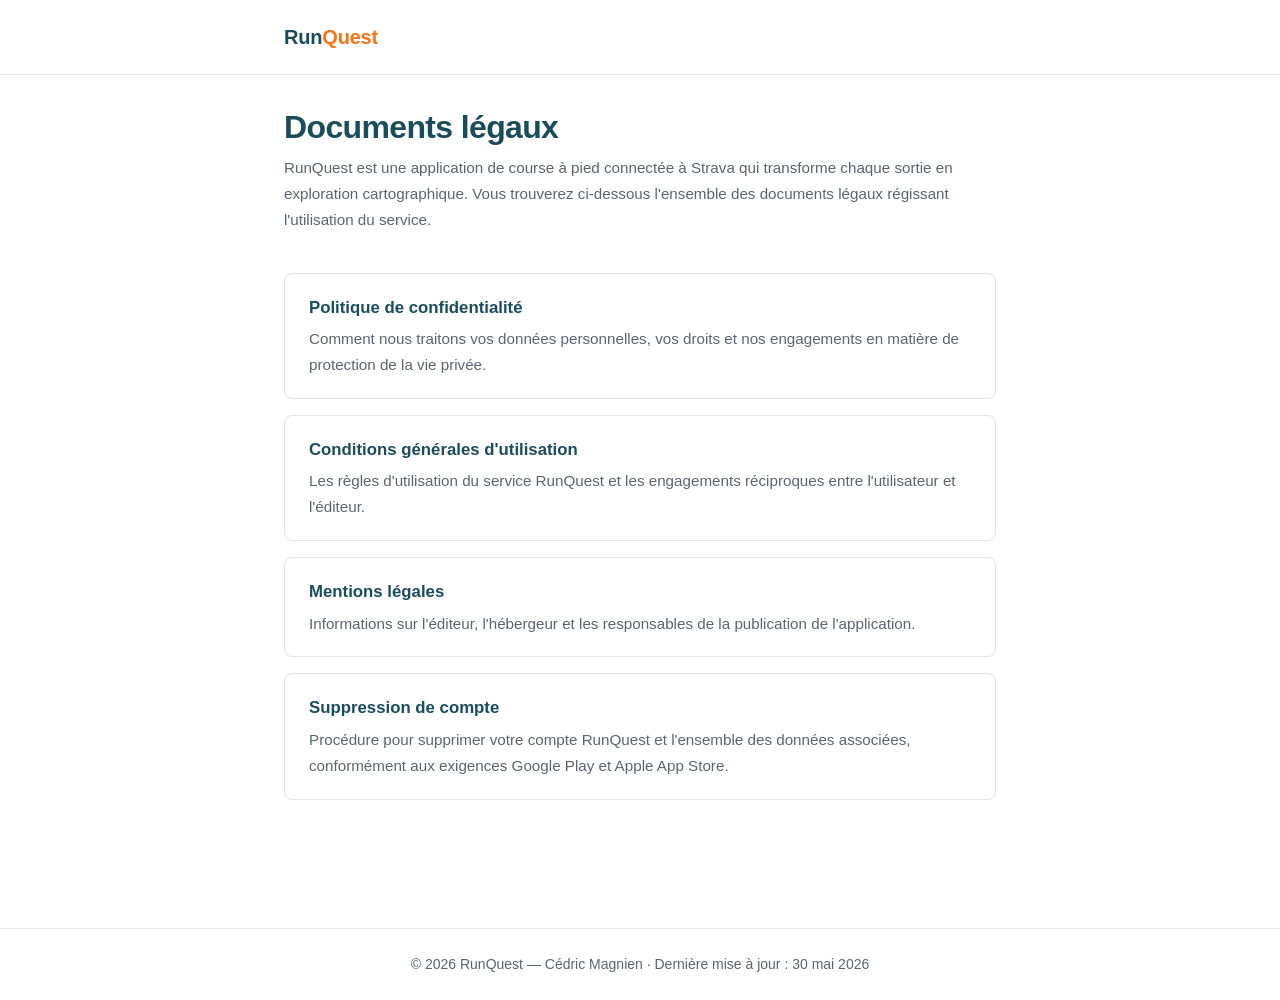
<file: index.html>
<!DOCTYPE html>
<html lang="fr">
<head>
  <meta charset="UTF-8">
  <meta name="viewport" content="width=device-width, initial-scale=1.0">
  <title>RunQuest — Documents légaux</title>
  <meta name="description" content="Documents légaux de RunQuest : politique de confidentialité, conditions générales d'utilisation et mentions légales.">
  <meta name="robots" content="index, follow">
  <link rel="stylesheet" href="style.css">
</head>
<body>
  <header class="site-header">
    <div class="container">
      <a href="./" class="logo">Run<span>Quest</span></a>
    </div>
  </header>
  <main class="container">
    <h1>Documents légaux</h1>
    <p class="subtitle">RunQuest est une application de course à pied connectée à Strava qui transforme chaque sortie en exploration cartographique. Vous trouverez ci-dessous l'ensemble des documents légaux régissant l'utilisation du service.</p>

    <div class="docs-list">
      <a href="privacy.html" class="doc-card">
        <h3>Politique de confidentialité</h3>
        <p>Comment nous traitons vos données personnelles, vos droits et nos engagements en matière de protection de la vie privée.</p>
      </a>
      <a href="terms.html" class="doc-card">
        <h3>Conditions générales d'utilisation</h3>
        <p>Les règles d'utilisation du service RunQuest et les engagements réciproques entre l'utilisateur et l'éditeur.</p>
      </a>
      <a href="legal.html" class="doc-card">
        <h3>Mentions légales</h3>
        <p>Informations sur l'éditeur, l'hébergeur et les responsables de la publication de l'application.</p>
      </a>
      <a href="delete-account.html" class="doc-card">
        <h3>Suppression de compte</h3>
        <p>Procédure pour supprimer votre compte RunQuest et l'ensemble des données associées, conformément aux exigences Google Play et Apple App Store.</p>
      </a>
    </div>
  </main>
  <footer>
    <div class="container">
      © 2026 RunQuest — Cédric Magnien · Dernière mise à jour : 30 mai 2026
    </div>
  </footer>
</body>
</html>
</file>
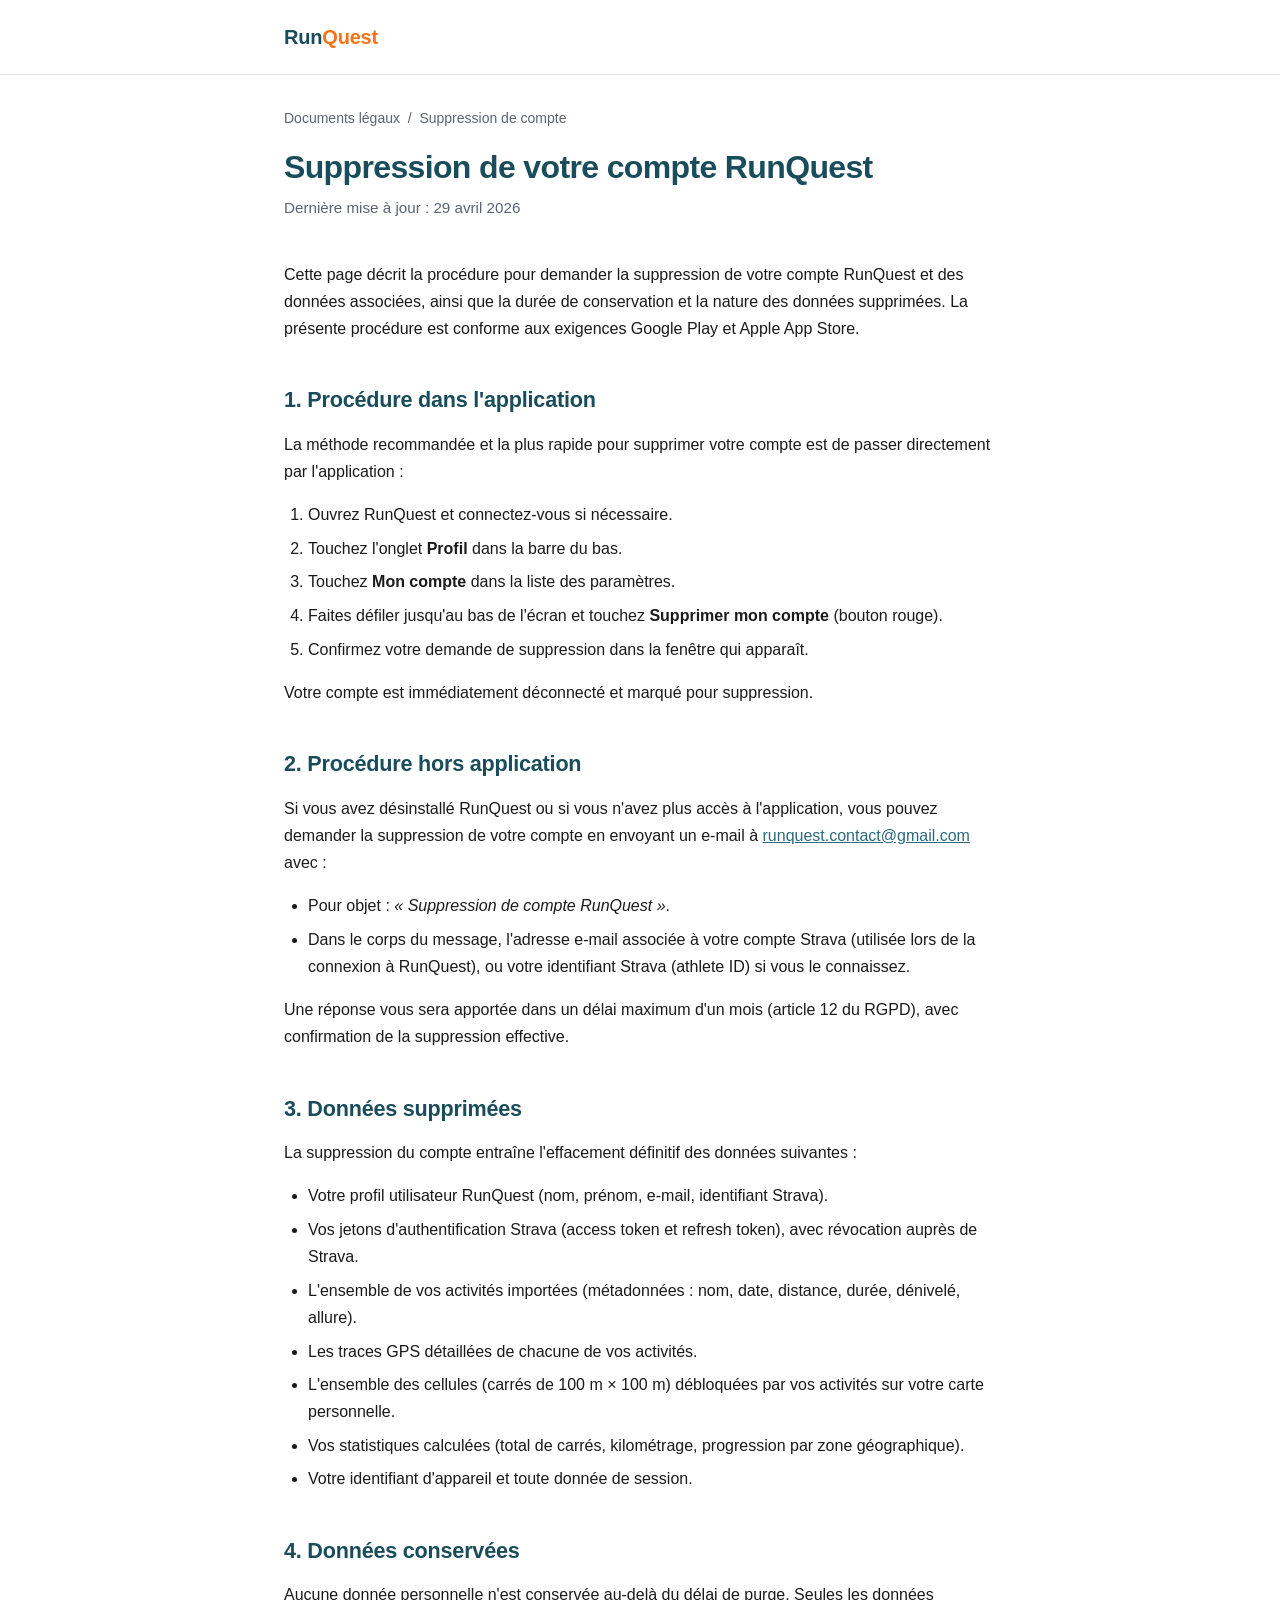
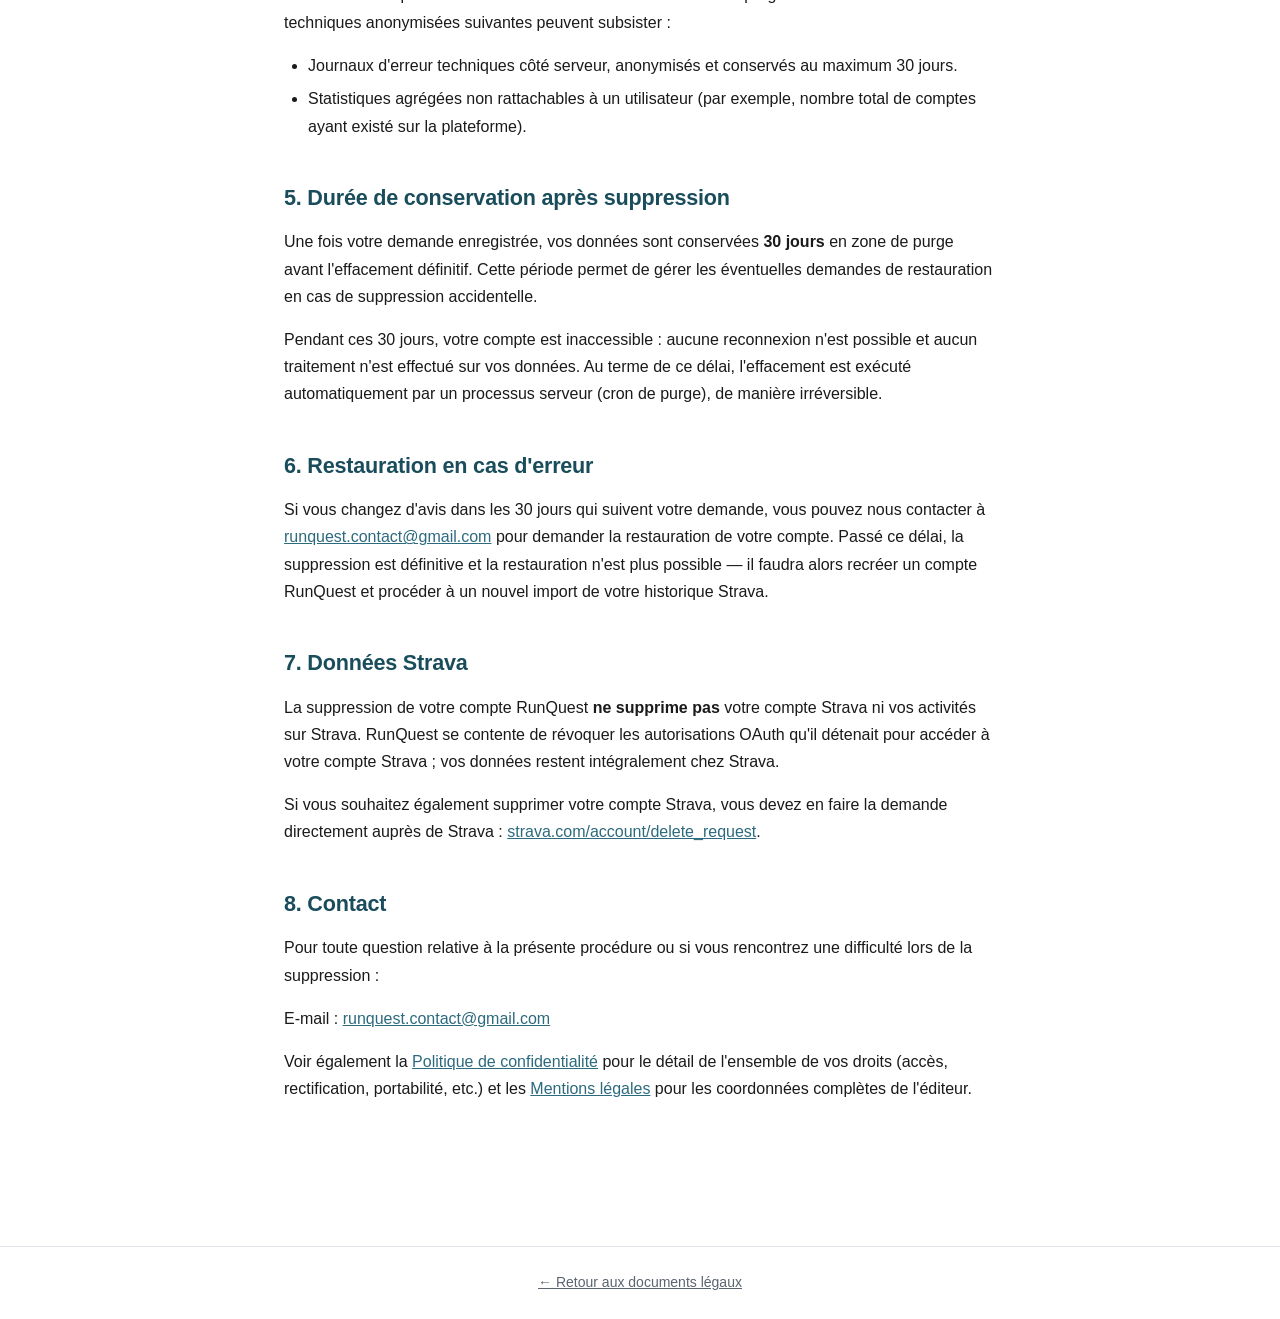
<file: delete-account.html>
<!DOCTYPE html>
<html lang="fr">
<head>
  <meta charset="UTF-8">
  <meta name="viewport" content="width=device-width, initial-scale=1.0">
  <title>Suppression de compte — RunQuest</title>
  <meta name="description" content="Procédure de suppression de votre compte RunQuest et de l'ensemble des données associées, conformément aux exigences Google Play et Apple App Store.">
  <meta name="robots" content="index, follow">
  <link rel="stylesheet" href="style.css">
</head>
<body>
  <header class="site-header">
    <div class="container">
      <a href="./" class="logo">Run<span>Quest</span></a>
    </div>
  </header>
  <main class="container">
    <nav class="breadcrumb"><a href="./">Documents légaux</a> &nbsp;/&nbsp; Suppression de compte</nav>
    <h1>Suppression de votre compte RunQuest</h1>
    <p class="subtitle">Dernière mise à jour : 29 avril 2026</p>

    <p>Cette page décrit la procédure pour demander la suppression de votre
       compte RunQuest et des données associées, ainsi que la durée de
       conservation et la nature des données supprimées. La présente
       procédure est conforme aux exigences Google Play et Apple App Store.</p>

    <h2 id="procedure">1. Procédure dans l'application</h2>
    <p>La méthode recommandée et la plus rapide pour supprimer votre compte
       est de passer directement par l'application :</p>
    <ol>
      <li>Ouvrez RunQuest et connectez-vous si nécessaire.</li>
      <li>Touchez l'onglet <strong>Profil</strong> dans la barre du bas.</li>
      <li>Touchez <strong>Mon compte</strong> dans la liste des paramètres.</li>
      <li>Faites défiler jusqu'au bas de l'écran et touchez
          <strong>Supprimer mon compte</strong> (bouton rouge).</li>
      <li>Confirmez votre demande de suppression dans la fenêtre qui apparaît.</li>
    </ol>
    <p>Votre compte est immédiatement déconnecté et marqué pour suppression.</p>

    <h2 id="hors-app">2. Procédure hors application</h2>
    <p>Si vous avez désinstallé RunQuest ou si vous n'avez plus accès à
       l'application, vous pouvez demander la suppression de votre compte
       en envoyant un e-mail à
       <a href="mailto:runquest.contact@gmail.com">runquest.contact@gmail.com</a>
       avec :</p>
    <ul>
      <li>Pour objet : <em>« Suppression de compte RunQuest »</em>.</li>
      <li>Dans le corps du message, l'adresse e-mail associée à votre compte
          Strava (utilisée lors de la connexion à RunQuest), ou votre
          identifiant Strava (athlete ID) si vous le connaissez.</li>
    </ul>
    <p>Une réponse vous sera apportée dans un délai maximum d'un mois
       (article 12 du RGPD), avec confirmation de la suppression effective.</p>

    <h2 id="donnees-supprimees">3. Données supprimées</h2>
    <p>La suppression du compte entraîne l'effacement définitif des données
       suivantes :</p>
    <ul>
      <li>Votre profil utilisateur RunQuest (nom, prénom, e-mail, identifiant
          Strava).</li>
      <li>Vos jetons d'authentification Strava (access token et refresh
          token), avec révocation auprès de Strava.</li>
      <li>L'ensemble de vos activités importées (métadonnées : nom, date,
          distance, durée, dénivelé, allure).</li>
      <li>Les traces GPS détaillées de chacune de vos activités.</li>
      <li>L'ensemble des cellules (carrés de 100 m × 100 m) débloquées par
          vos activités sur votre carte personnelle.</li>
      <li>Vos statistiques calculées (total de carrés, kilométrage,
          progression par zone géographique).</li>
      <li>Votre identifiant d'appareil et toute donnée de session.</li>
    </ul>

    <h2 id="donnees-conservees">4. Données conservées</h2>
    <p>Aucune donnée personnelle n'est conservée au-delà du délai de purge.
       Seules les données techniques anonymisées suivantes peuvent
       subsister :</p>
    <ul>
      <li>Journaux d'erreur techniques côté serveur, anonymisés et conservés
          au maximum 30 jours.</li>
      <li>Statistiques agrégées non rattachables à un utilisateur (par
          exemple, nombre total de comptes ayant existé sur la plateforme).</li>
    </ul>

    <h2 id="duree">5. Durée de conservation après suppression</h2>
    <p>Une fois votre demande enregistrée, vos données sont conservées
       <strong>30 jours</strong> en zone de purge avant l'effacement définitif.
       Cette période permet de gérer les éventuelles demandes de
       restauration en cas de suppression accidentelle.</p>
    <p>Pendant ces 30 jours, votre compte est inaccessible : aucune
       reconnexion n'est possible et aucun traitement n'est effectué sur
       vos données. Au terme de ce délai, l'effacement est exécuté
       automatiquement par un processus serveur (cron de purge), de manière
       irréversible.</p>

    <h2 id="restauration">6. Restauration en cas d'erreur</h2>
    <p>Si vous changez d'avis dans les 30 jours qui suivent votre demande,
       vous pouvez nous contacter à
       <a href="mailto:runquest.contact@gmail.com">runquest.contact@gmail.com</a>
       pour demander la restauration de votre compte. Passé ce délai, la
       suppression est définitive et la restauration n'est plus possible —
       il faudra alors recréer un compte RunQuest et procéder à un nouvel
       import de votre historique Strava.</p>

    <h2 id="strava">7. Données Strava</h2>
    <p>La suppression de votre compte RunQuest <strong>ne supprime pas</strong>
       votre compte Strava ni vos activités sur Strava. RunQuest se contente
       de révoquer les autorisations OAuth qu'il détenait pour accéder à
       votre compte Strava ; vos données restent intégralement chez Strava.</p>
    <p>Si vous souhaitez également supprimer votre compte Strava, vous
       devez en faire la demande directement auprès de Strava :
       <a href="https://www.strava.com/account/delete_request" target="_blank" rel="noopener">strava.com/account/delete_request</a>.</p>

    <h2 id="contact">8. Contact</h2>
    <p>Pour toute question relative à la présente procédure ou si vous
       rencontrez une difficulté lors de la suppression :</p>
    <p>E-mail : <a href="mailto:runquest.contact@gmail.com">runquest.contact@gmail.com</a></p>
    <p>Voir également la <a href="privacy.html">Politique de confidentialité</a>
       pour le détail de l'ensemble de vos droits (accès, rectification,
       portabilité, etc.) et les <a href="legal.html">Mentions légales</a>
       pour les coordonnées complètes de l'éditeur.</p>
  </main>
  <footer>
    <div class="container">
      <a href="./">← Retour aux documents légaux</a>
    </div>
  </footer>
</body>
</html>
</file>
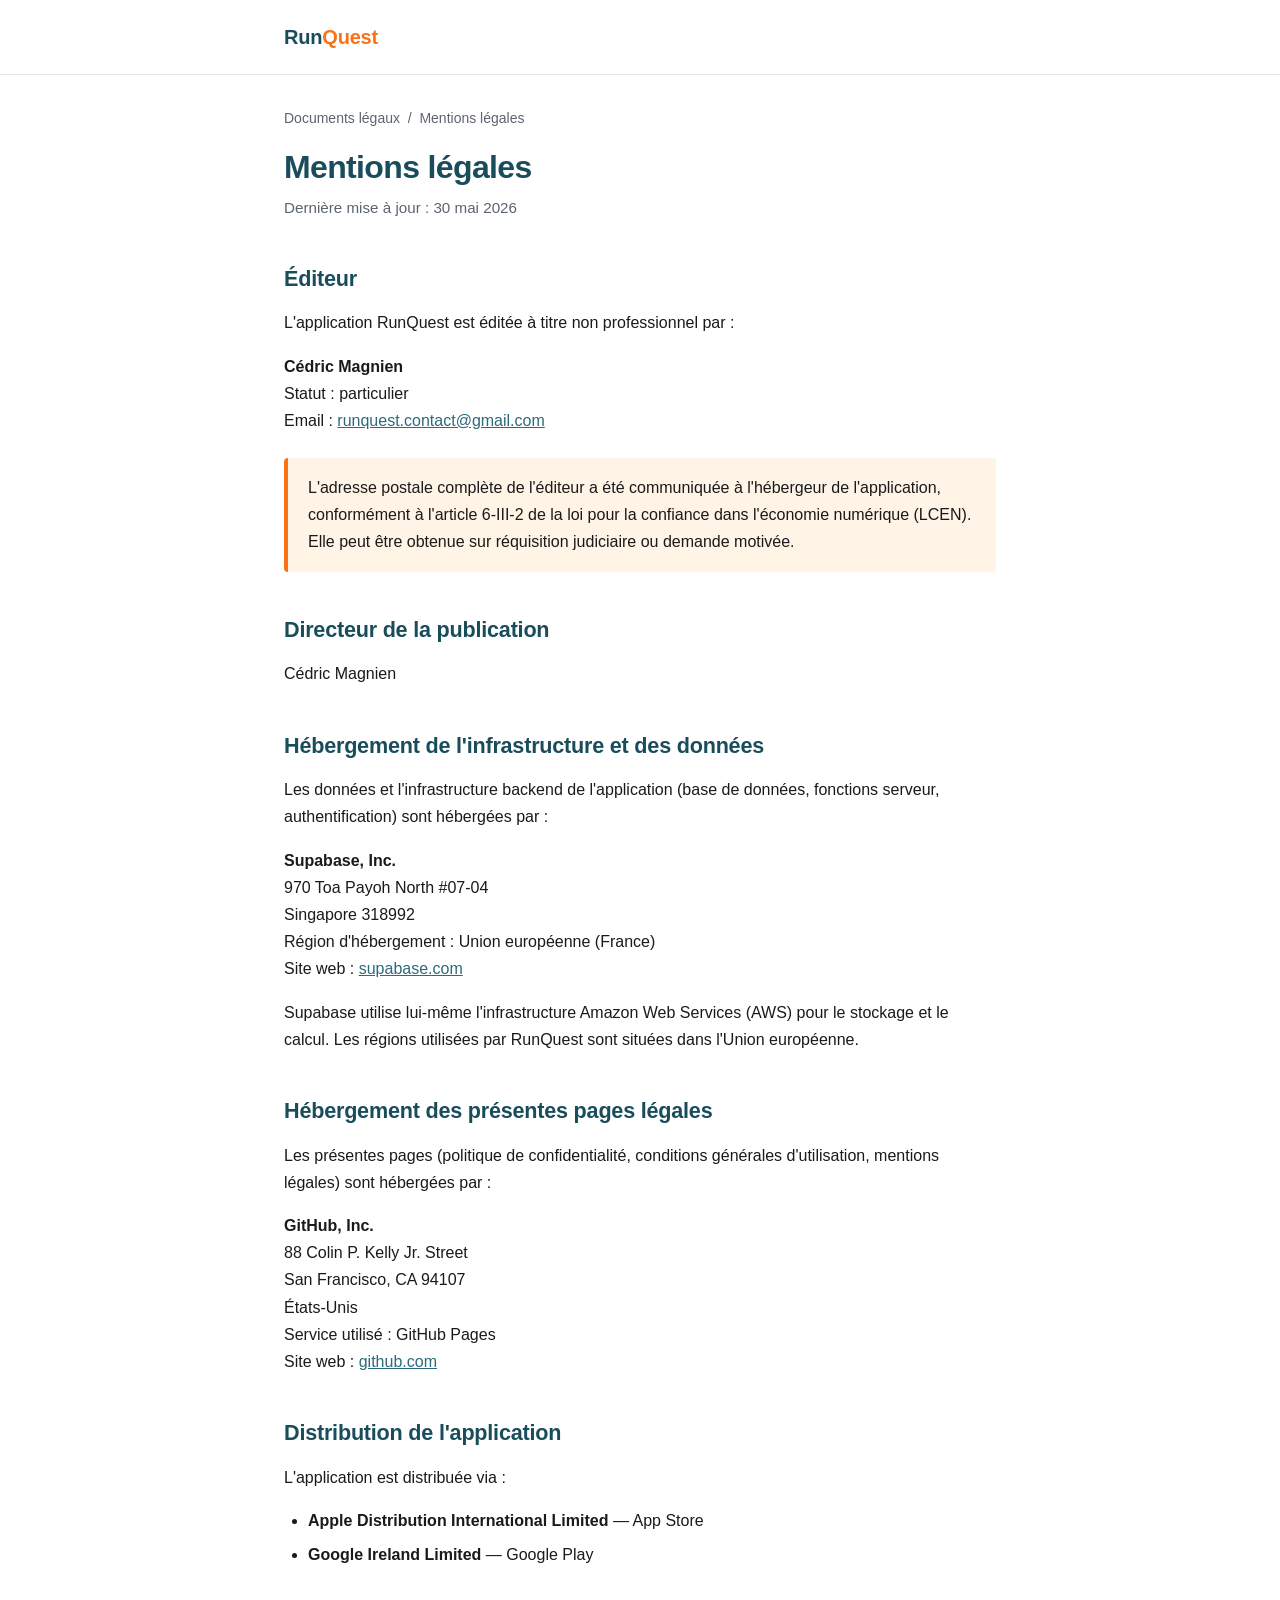
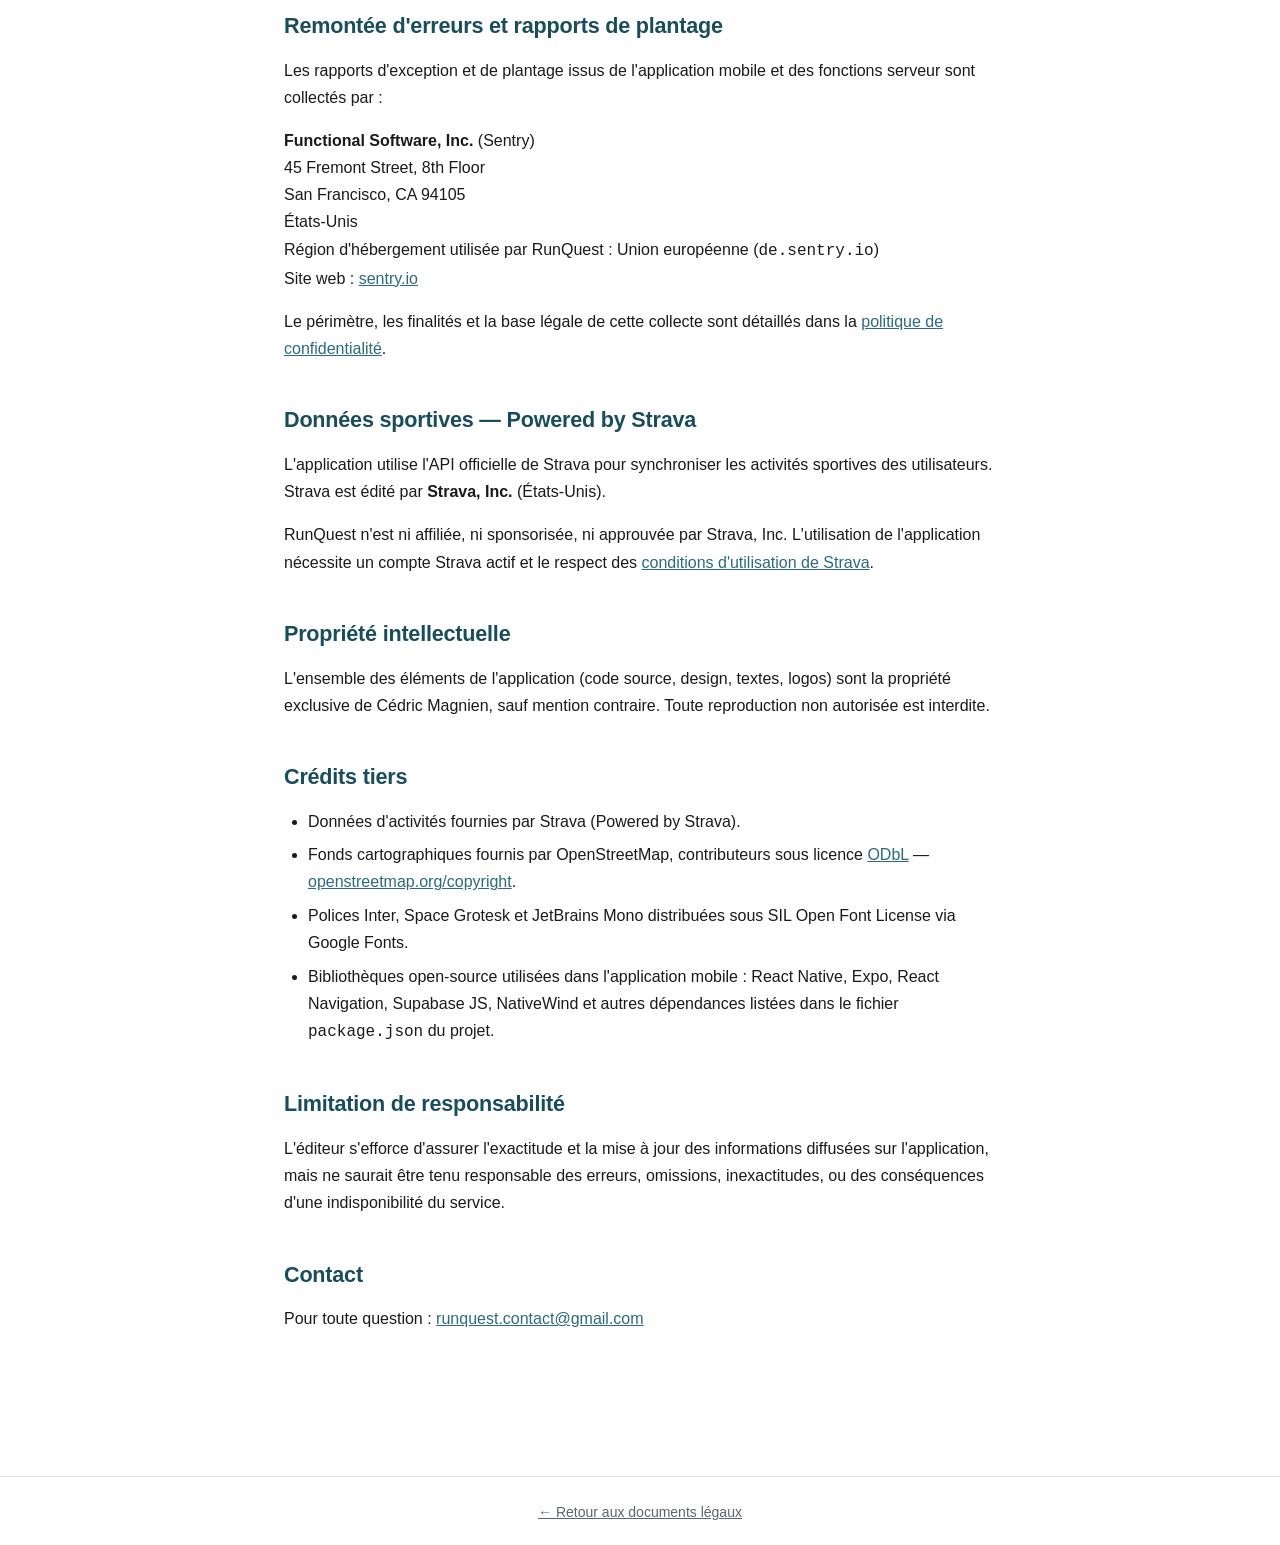
<file: legal.html>
<!DOCTYPE html>
<html lang="fr">
<head>
  <meta charset="UTF-8">
  <meta name="viewport" content="width=device-width, initial-scale=1.0">
  <title>Mentions légales — RunQuest</title>
  <meta name="description" content="Mentions légales de l'application RunQuest : éditeur, hébergeur, directeur de publication.">
  <link rel="stylesheet" href="style.css">
</head>
<body>
  <header class="site-header">
    <div class="container">
      <a href="./" class="logo">Run<span>Quest</span></a>
    </div>
  </header>
  <main class="container">
    <nav class="breadcrumb"><a href="./">Documents légaux</a> &nbsp;/&nbsp; Mentions légales</nav>
    <h1>Mentions légales</h1>
    <p class="subtitle">Dernière mise à jour : 30 mai 2026</p>

    <h2>Éditeur</h2>
    <p>L'application RunQuest est éditée à titre non professionnel par :</p>
    <p>
      <strong>Cédric Magnien</strong><br>
      Statut : particulier<br>
      Email : <a href="mailto:runquest.contact@gmail.com">runquest.contact@gmail.com</a>
    </p>
    <div class="callout">
      <p>L'adresse postale complète de l'éditeur a été communiquée à l'hébergeur de l'application, conformément à l'article 6-III-2 de la loi pour la confiance dans l'économie numérique (LCEN). Elle peut être obtenue sur réquisition judiciaire ou demande motivée.</p>
    </div>

    <h2>Directeur de la publication</h2>
    <p>Cédric Magnien</p>

    <h2>Hébergement de l'infrastructure et des données</h2>
    <p>Les données et l'infrastructure backend de l'application (base de données, fonctions serveur, authentification) sont hébergées par :</p>
    <p>
      <strong>Supabase, Inc.</strong><br>
      970 Toa Payoh North #07-04<br>
      Singapore 318992<br>
      Région d'hébergement : Union européenne (France)<br>
      Site web : <a href="https://supabase.com" target="_blank" rel="noopener">supabase.com</a>
    </p>
    <p>Supabase utilise lui-même l'infrastructure Amazon Web Services (AWS) pour le stockage et le calcul. Les régions utilisées par RunQuest sont situées dans l'Union européenne.</p>

    <h2>Hébergement des présentes pages légales</h2>
    <p>Les présentes pages (politique de confidentialité, conditions générales d'utilisation, mentions légales) sont hébergées par :</p>
    <p>
      <strong>GitHub, Inc.</strong><br>
      88 Colin P. Kelly Jr. Street<br>
      San Francisco, CA 94107<br>
      États-Unis<br>
      Service utilisé : GitHub Pages<br>
      Site web : <a href="https://github.com" target="_blank" rel="noopener">github.com</a>
    </p>

    <h2>Distribution de l'application</h2>
    <p>L'application est distribuée via :</p>
    <ul>
      <li><strong>Apple Distribution International Limited</strong> — App Store</li>
      <li><strong>Google Ireland Limited</strong> — Google Play</li>
    </ul>

    <h2>Remontée d'erreurs et rapports de plantage</h2>
    <p>Les rapports d'exception et de plantage issus de l'application mobile et des fonctions serveur sont collectés par :</p>
    <p>
      <strong>Functional Software, Inc.</strong> (Sentry)<br>
      45 Fremont Street, 8th Floor<br>
      San Francisco, CA 94105<br>
      États-Unis<br>
      Région d'hébergement utilisée par RunQuest : Union européenne (<code>de.sentry.io</code>)<br>
      Site web : <a href="https://sentry.io" target="_blank" rel="noopener">sentry.io</a>
    </p>
    <p>Le périmètre, les finalités et la base légale de cette collecte sont détaillés dans la <a href="privacy.html">politique de confidentialité</a>.</p>

    <h2>Données sportives — Powered by Strava</h2>
    <p>L'application utilise l'API officielle de Strava pour synchroniser les activités sportives des utilisateurs. Strava est édité par <strong>Strava, Inc.</strong> (États-Unis).</p>
    <p>RunQuest n'est ni affiliée, ni sponsorisée, ni approuvée par Strava, Inc. L'utilisation de l'application nécessite un compte Strava actif et le respect des <a href="https://www.strava.com/legal/terms" target="_blank" rel="noopener">conditions d'utilisation de Strava</a>.</p>

    <h2>Propriété intellectuelle</h2>
    <p>L'ensemble des éléments de l'application (code source, design, textes, logos) sont la propriété exclusive de Cédric Magnien, sauf mention contraire. Toute reproduction non autorisée est interdite.</p>

    <h2>Crédits tiers</h2>
    <ul>
      <li>Données d'activités fournies par Strava (Powered by Strava).</li>
      <li>Fonds cartographiques fournis par OpenStreetMap, contributeurs sous licence <a href="https://opendatacommons.org/licenses/odbl/" target="_blank" rel="noopener">ODbL</a> — <a href="https://www.openstreetmap.org/copyright" target="_blank" rel="noopener">openstreetmap.org/copyright</a>.</li>
      <li>Polices Inter, Space Grotesk et JetBrains Mono distribuées sous SIL Open Font License via Google Fonts.</li>
      <li>Bibliothèques open-source utilisées dans l'application mobile : React Native, Expo, React Navigation, Supabase JS, NativeWind et autres dépendances listées dans le fichier <code>package.json</code> du projet.</li>
    </ul>

    <h2>Limitation de responsabilité</h2>
    <p>L'éditeur s'efforce d'assurer l'exactitude et la mise à jour des informations diffusées sur l'application, mais ne saurait être tenu responsable des erreurs, omissions, inexactitudes, ou des conséquences d'une indisponibilité du service.</p>

    <h2>Contact</h2>
    <p>Pour toute question : <a href="mailto:runquest.contact@gmail.com">runquest.contact@gmail.com</a></p>
  </main>
  <footer>
    <div class="container">
      <a href="./">← Retour aux documents légaux</a>
    </div>
  </footer>
</body>
</html>
</file>
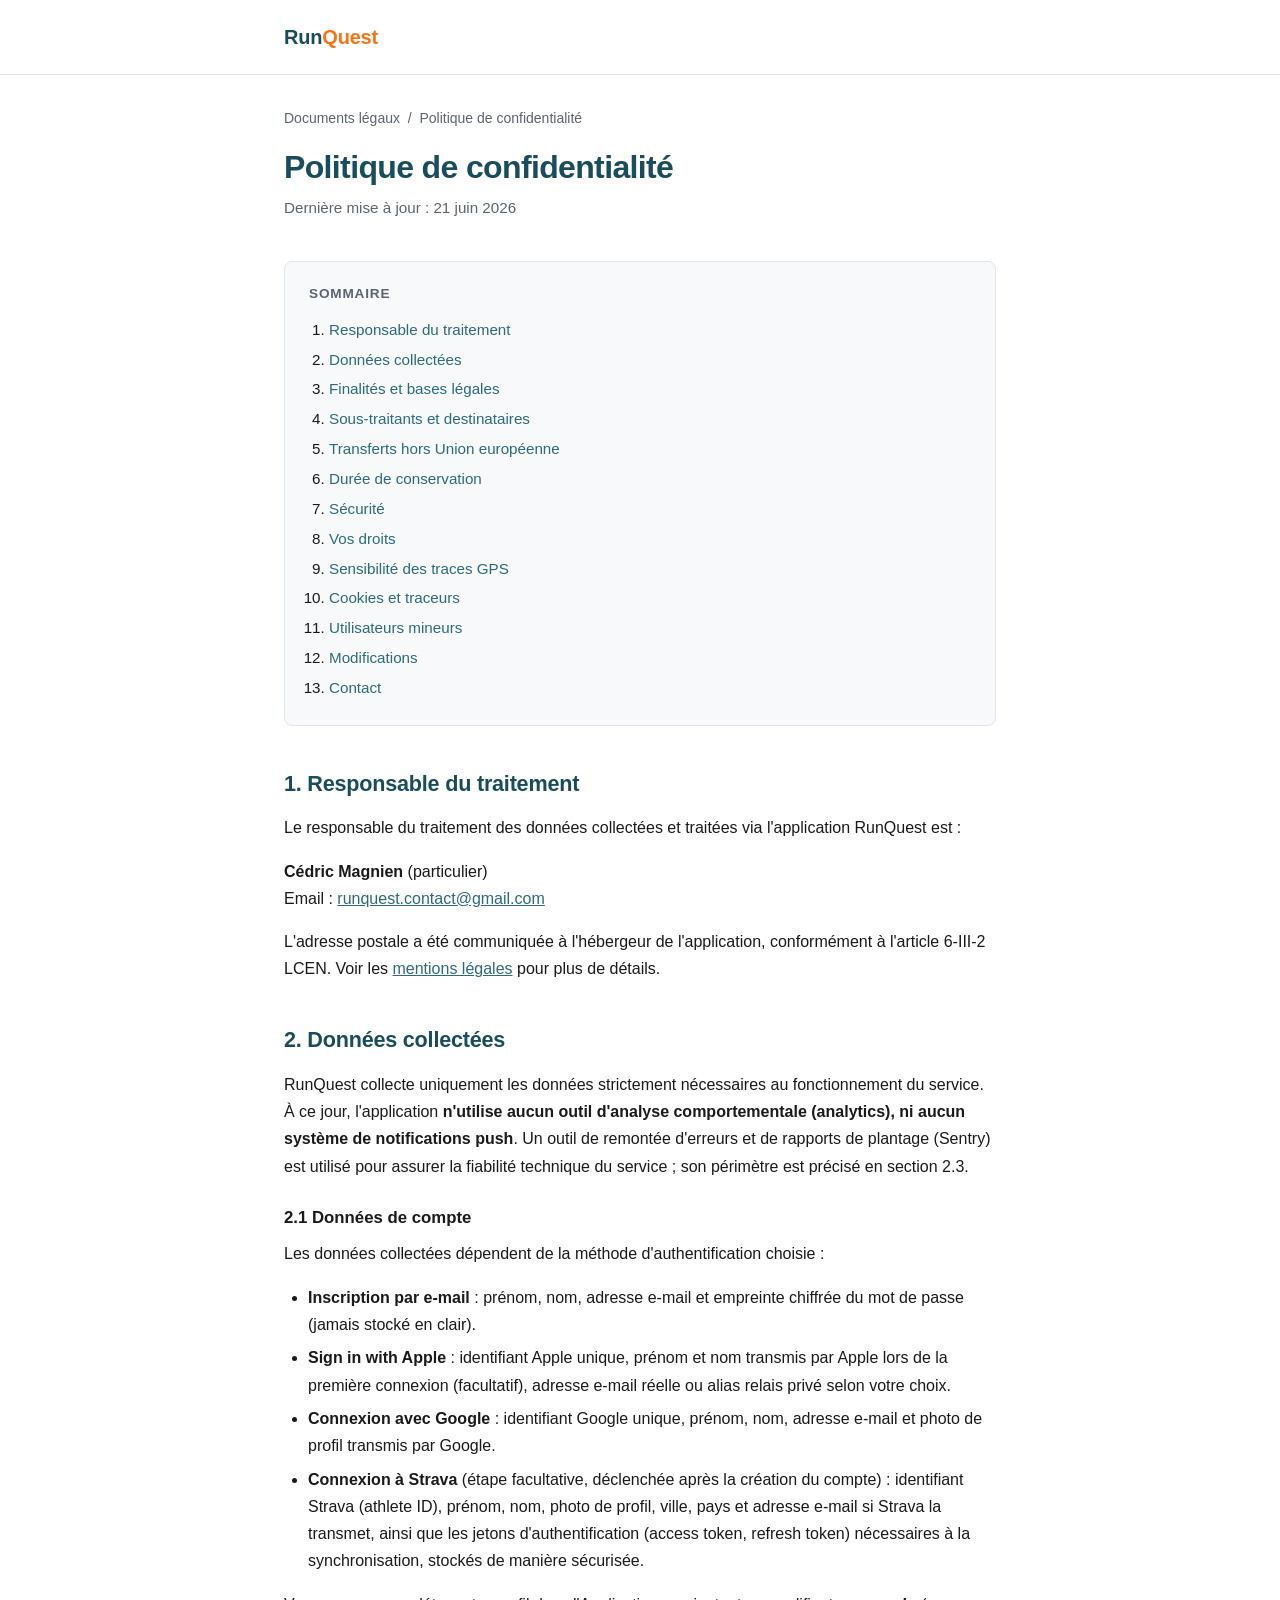
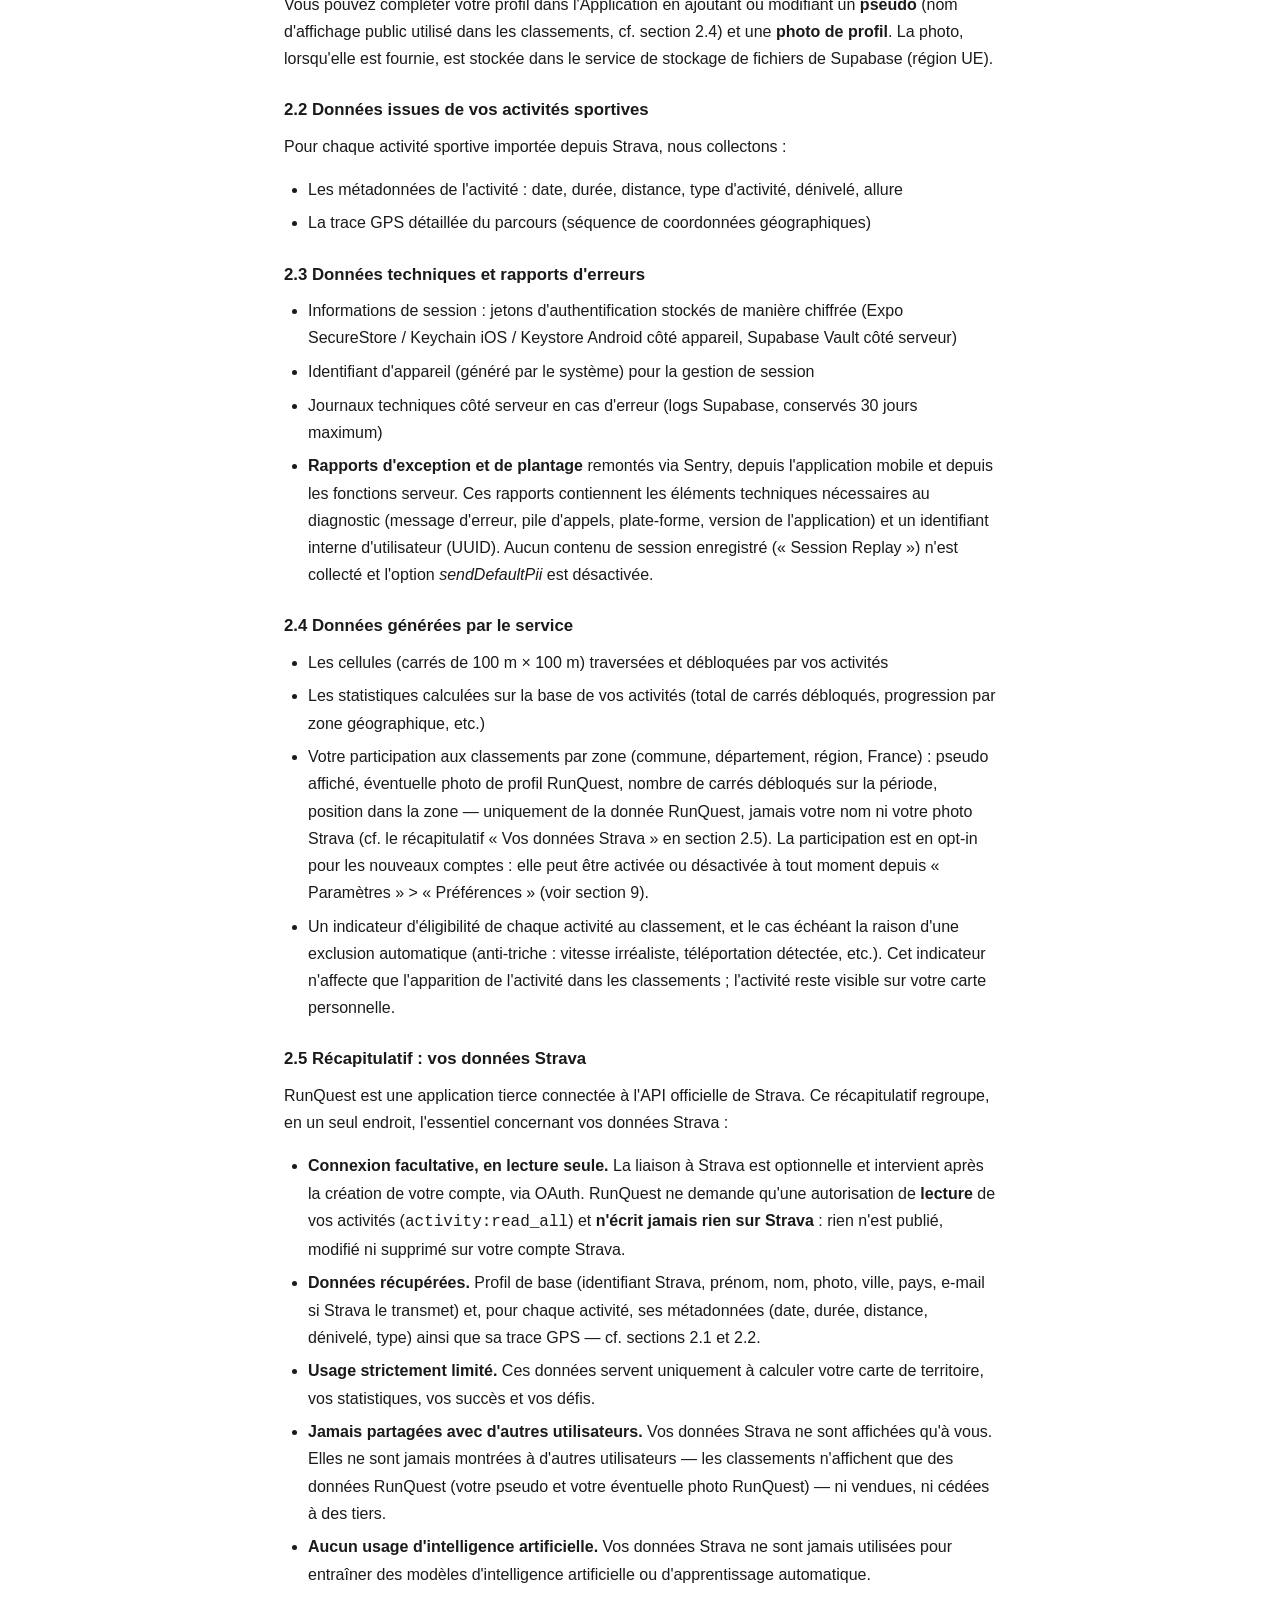
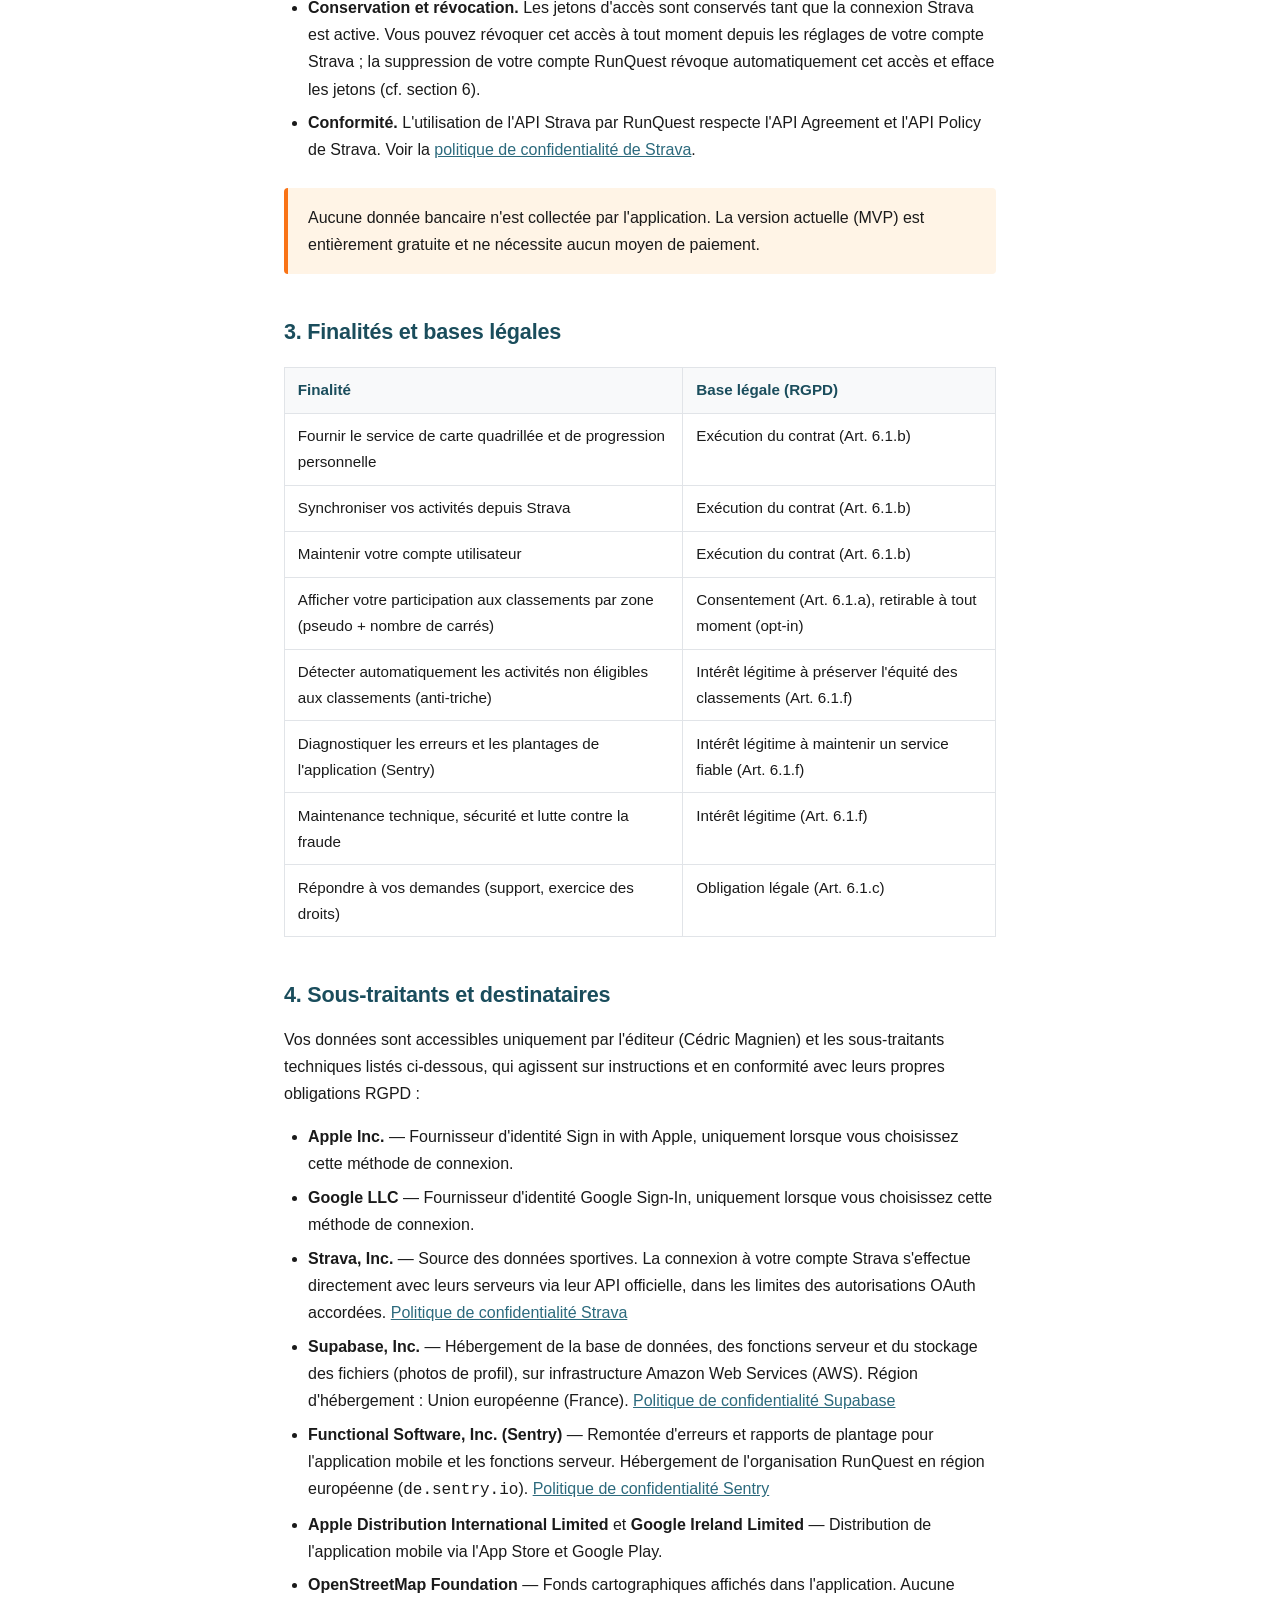
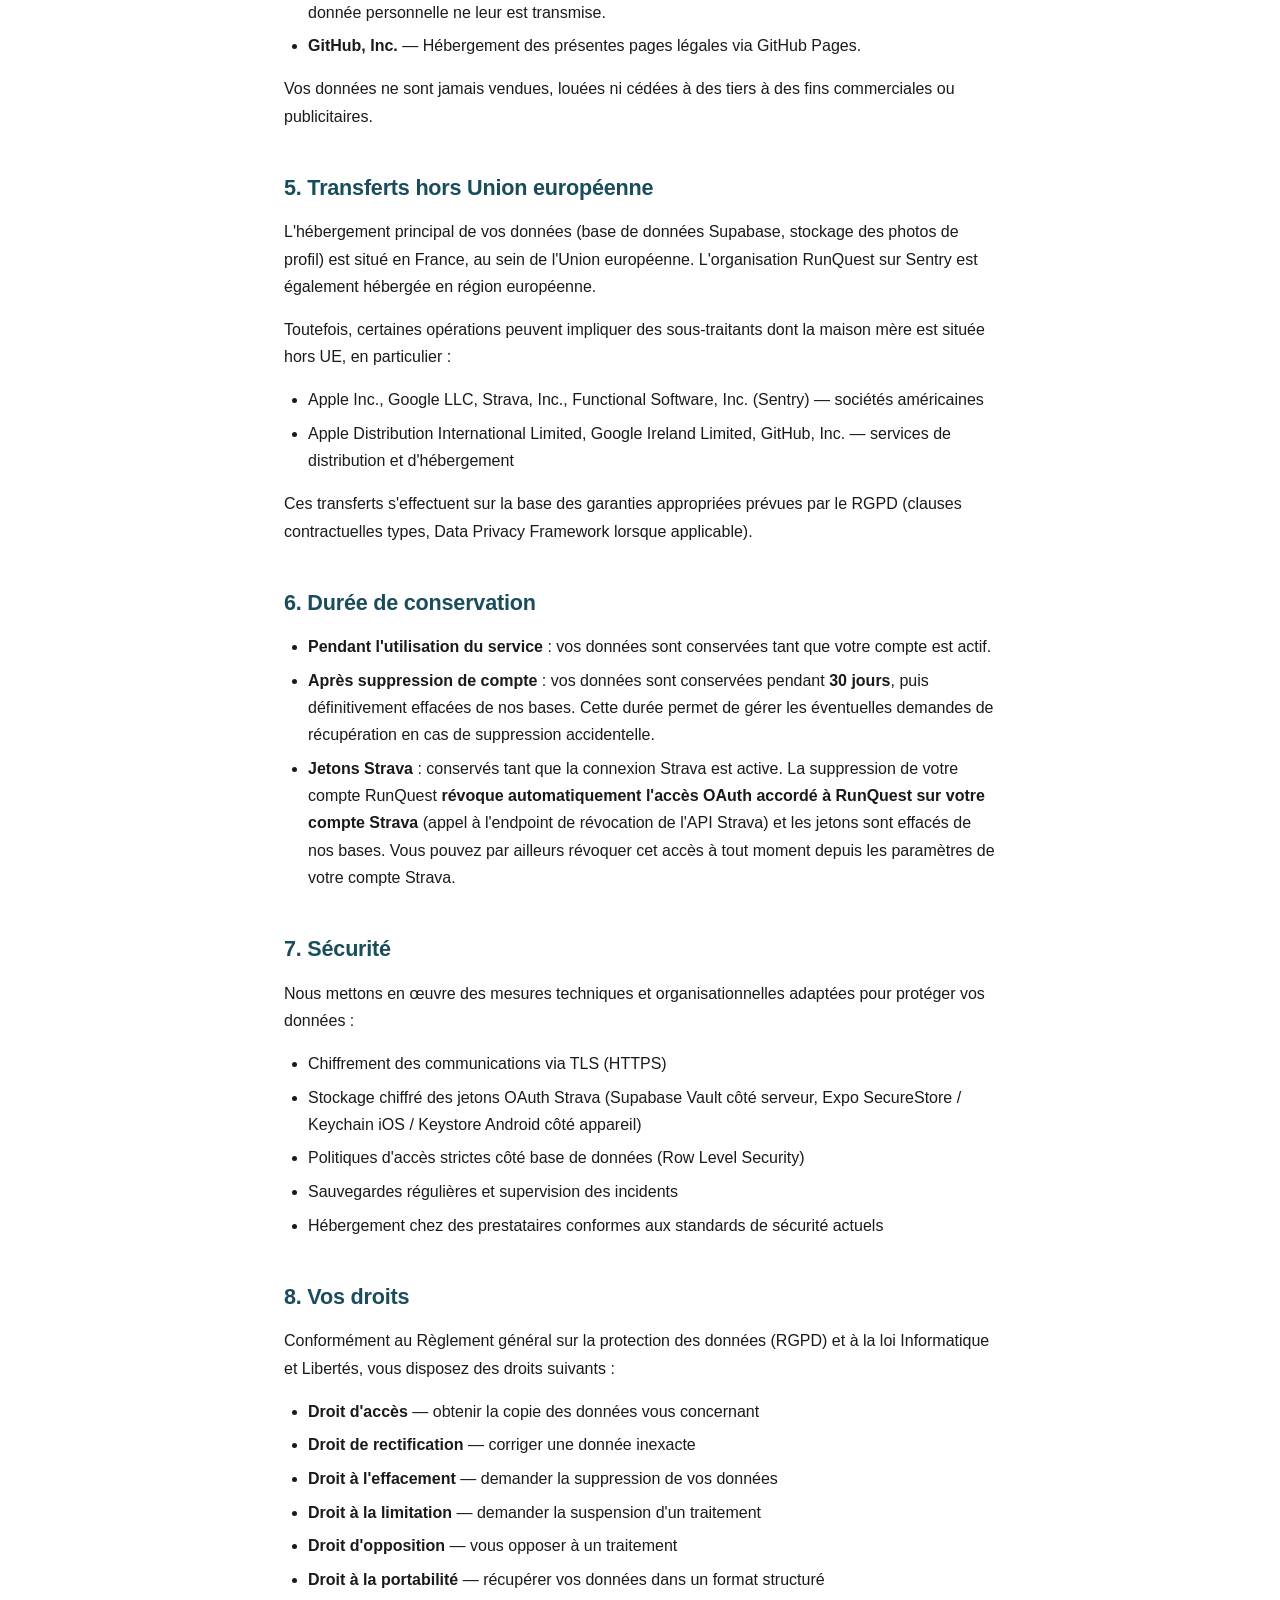
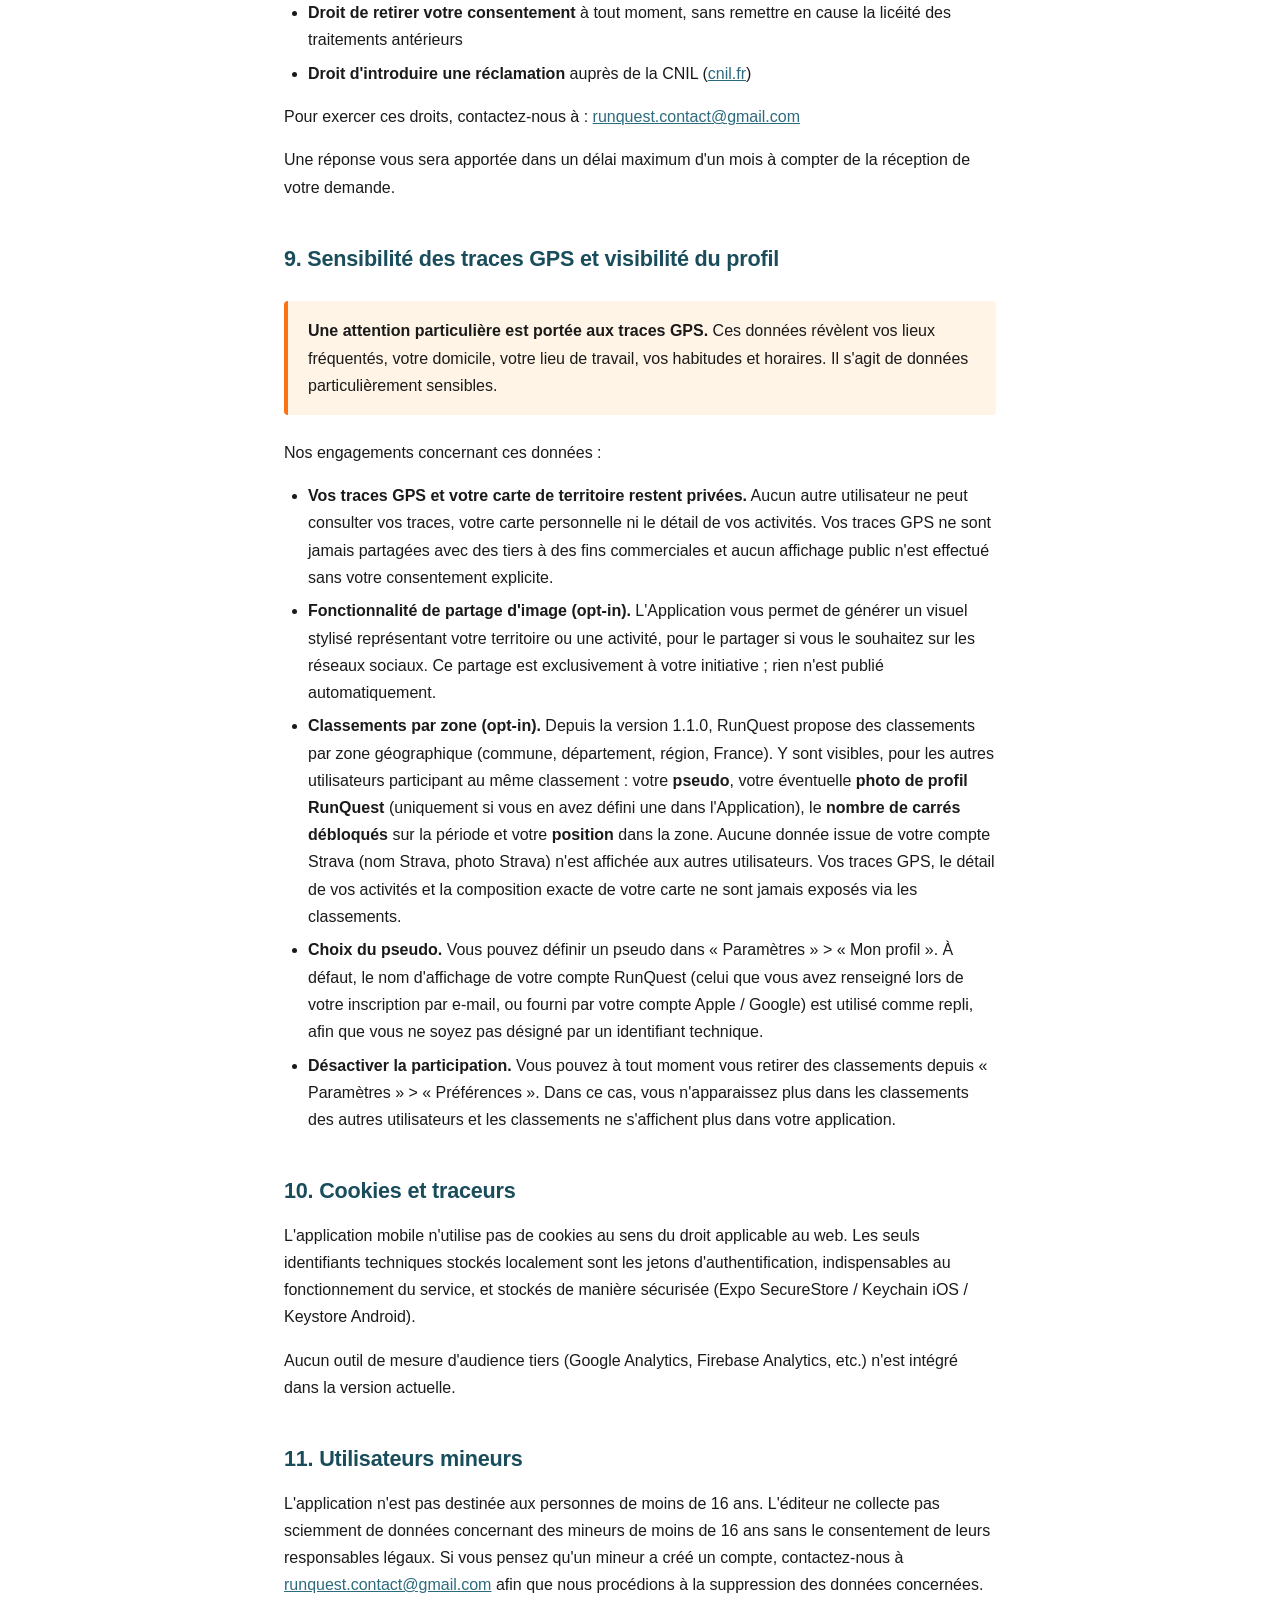
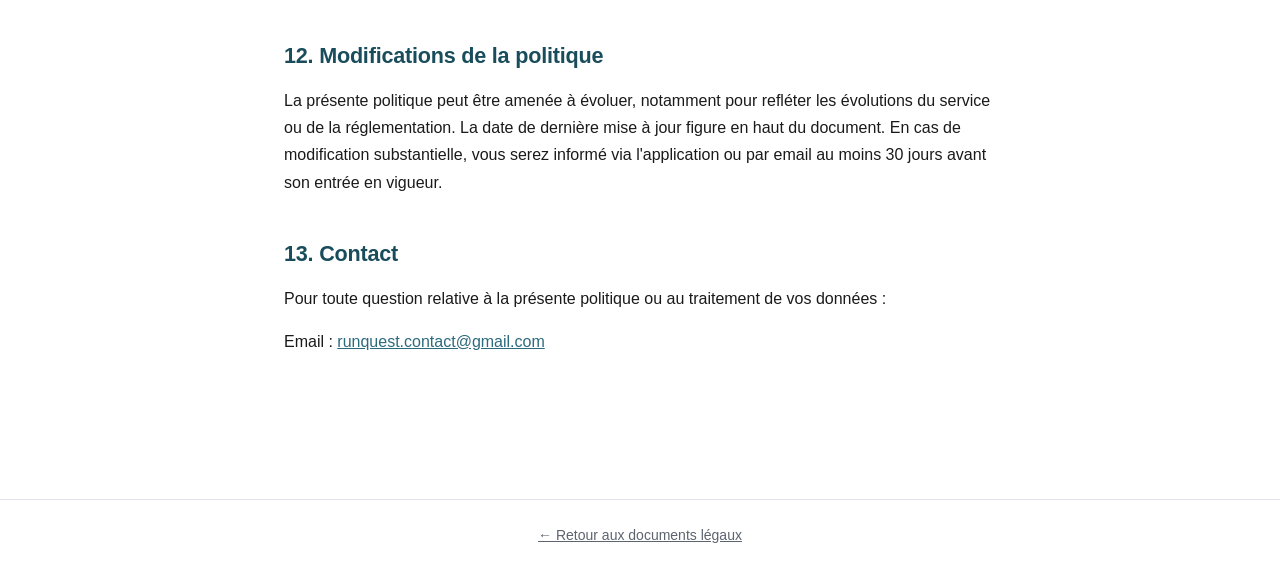
<file: privacy.html>
<!DOCTYPE html>
<html lang="fr">
<head>
  <meta charset="UTF-8">
  <meta name="viewport" content="width=device-width, initial-scale=1.0">
  <title>Politique de confidentialité — RunQuest</title>
  <meta name="description" content="Politique de confidentialité de l'application RunQuest : données collectées, finalités, droits RGPD, sous-traitants.">
  <link rel="stylesheet" href="style.css">
</head>
<body>
  <header class="site-header">
    <div class="container">
      <a href="./" class="logo">Run<span>Quest</span></a>
    </div>
  </header>
  <main class="container">
    <nav class="breadcrumb"><a href="./">Documents légaux</a> &nbsp;/&nbsp; Politique de confidentialité</nav>
    <h1>Politique de confidentialité</h1>
    <p class="subtitle">Dernière mise à jour : 21 juin 2026</p>

    <section class="toc">
      <h2>Sommaire</h2>
      <ol>
        <li><a href="#responsable">Responsable du traitement</a></li>
        <li><a href="#donnees">Données collectées</a></li>
        <li><a href="#finalites">Finalités et bases légales</a></li>
        <li><a href="#sous-traitants">Sous-traitants et destinataires</a></li>
        <li><a href="#transferts">Transferts hors Union européenne</a></li>
        <li><a href="#duree">Durée de conservation</a></li>
        <li><a href="#securite">Sécurité</a></li>
        <li><a href="#droits">Vos droits</a></li>
        <li><a href="#gps">Sensibilité des traces GPS</a></li>
        <li><a href="#cookies">Cookies et traceurs</a></li>
        <li><a href="#mineurs">Utilisateurs mineurs</a></li>
        <li><a href="#modifications">Modifications</a></li>
        <li><a href="#contact">Contact</a></li>
      </ol>
    </section>

    <h2 id="responsable">1. Responsable du traitement</h2>
    <p>Le responsable du traitement des données collectées et traitées via l'application RunQuest est :</p>
    <p>
      <strong>Cédric Magnien</strong> (particulier)<br>
      Email : <a href="mailto:runquest.contact@gmail.com">runquest.contact@gmail.com</a>
    </p>
    <p>L'adresse postale a été communiquée à l'hébergeur de l'application, conformément à l'article 6-III-2 LCEN. Voir les <a href="legal.html">mentions légales</a> pour plus de détails.</p>

    <h2 id="donnees">2. Données collectées</h2>
    <p>RunQuest collecte uniquement les données strictement nécessaires au fonctionnement du service. À ce jour, l'application <strong>n'utilise aucun outil d'analyse comportementale (analytics), ni aucun système de notifications push</strong>. Un outil de remontée d'erreurs et de rapports de plantage (Sentry) est utilisé pour assurer la fiabilité technique du service ; son périmètre est précisé en section 2.3.</p>

    <h3>2.1 Données de compte</h3>
    <p>Les données collectées dépendent de la méthode d'authentification choisie :</p>
    <ul>
      <li><strong>Inscription par e-mail</strong> : prénom, nom, adresse e-mail et empreinte chiffrée du mot de passe (jamais stocké en clair).</li>
      <li><strong>Sign in with Apple</strong> : identifiant Apple unique, prénom et nom transmis par Apple lors de la première connexion (facultatif), adresse e-mail réelle ou alias relais privé selon votre choix.</li>
      <li><strong>Connexion avec Google</strong> : identifiant Google unique, prénom, nom, adresse e-mail et photo de profil transmis par Google.</li>
      <li><strong>Connexion à Strava</strong> (étape facultative, déclenchée après la création du compte) : identifiant Strava (athlete ID), prénom, nom, photo de profil, ville, pays et adresse e-mail si Strava la transmet, ainsi que les jetons d'authentification (access token, refresh token) nécessaires à la synchronisation, stockés de manière sécurisée.</li>
    </ul>
    <p>Vous pouvez compléter votre profil dans l'Application en ajoutant ou modifiant un <strong>pseudo</strong> (nom d'affichage public utilisé dans les classements, cf. section 2.4) et une <strong>photo de profil</strong>. La photo, lorsqu'elle est fournie, est stockée dans le service de stockage de fichiers de Supabase (région UE).</p>

    <h3>2.2 Données issues de vos activités sportives</h3>
    <p>Pour chaque activité sportive importée depuis Strava, nous collectons :</p>
    <ul>
      <li>Les métadonnées de l'activité : date, durée, distance, type d'activité, dénivelé, allure</li>
      <li>La trace GPS détaillée du parcours (séquence de coordonnées géographiques)</li>
    </ul>

    <h3>2.3 Données techniques et rapports d'erreurs</h3>
    <ul>
      <li>Informations de session : jetons d'authentification stockés de manière chiffrée (Expo SecureStore / Keychain iOS / Keystore Android côté appareil, Supabase Vault côté serveur)</li>
      <li>Identifiant d'appareil (généré par le système) pour la gestion de session</li>
      <li>Journaux techniques côté serveur en cas d'erreur (logs Supabase, conservés 30 jours maximum)</li>
      <li><strong>Rapports d'exception et de plantage</strong> remontés via Sentry, depuis l'application mobile et depuis les fonctions serveur. Ces rapports contiennent les éléments techniques nécessaires au diagnostic (message d'erreur, pile d'appels, plate-forme, version de l'application) et un identifiant interne d'utilisateur (UUID). Aucun contenu de session enregistré (« Session Replay ») n'est collecté et l'option <em>sendDefaultPii</em> est désactivée.</li>
    </ul>

    <h3>2.4 Données générées par le service</h3>
    <ul>
      <li>Les cellules (carrés de 100 m × 100 m) traversées et débloquées par vos activités</li>
      <li>Les statistiques calculées sur la base de vos activités (total de carrés débloqués, progression par zone géographique, etc.)</li>
      <li>Votre participation aux classements par zone (commune, département, région, France) : pseudo affiché, éventuelle photo de profil RunQuest, nombre de carrés débloqués sur la période, position dans la zone — uniquement de la donnée RunQuest, jamais votre nom ni votre photo Strava (cf. le récapitulatif « Vos données Strava » en section 2.5). La participation est en opt-in pour les nouveaux comptes : elle peut être activée ou désactivée à tout moment depuis « Paramètres » &gt; « Préférences » (voir section 9).</li>
      <li>Un indicateur d'éligibilité de chaque activité au classement, et le cas échéant la raison d'une exclusion automatique (anti-triche : vitesse irréaliste, téléportation détectée, etc.). Cet indicateur n'affecte que l'apparition de l'activité dans les classements ; l'activité reste visible sur votre carte personnelle.</li>
    </ul>

    <h3 id="strava">2.5 Récapitulatif : vos données Strava</h3>
    <p>RunQuest est une application tierce connectée à l'API officielle de Strava. Ce récapitulatif regroupe, en un seul endroit, l'essentiel concernant vos données Strava :</p>
    <ul>
      <li><strong>Connexion facultative, en lecture seule.</strong> La liaison à Strava est optionnelle et intervient après la création de votre compte, via OAuth. RunQuest ne demande qu'une autorisation de <strong>lecture</strong> de vos activités (<code>activity:read_all</code>) et <strong>n'écrit jamais rien sur Strava</strong> : rien n'est publié, modifié ni supprimé sur votre compte Strava.</li>
      <li><strong>Données récupérées.</strong> Profil de base (identifiant Strava, prénom, nom, photo, ville, pays, e-mail si Strava le transmet) et, pour chaque activité, ses métadonnées (date, durée, distance, dénivelé, type) ainsi que sa trace GPS — cf. sections 2.1 et 2.2.</li>
      <li><strong>Usage strictement limité.</strong> Ces données servent uniquement à calculer votre carte de territoire, vos statistiques, vos succès et vos défis.</li>
      <li><strong>Jamais partagées avec d'autres utilisateurs.</strong> Vos données Strava ne sont affichées qu'à vous. Elles ne sont jamais montrées à d'autres utilisateurs — les classements n'affichent que des données RunQuest (votre pseudo et votre éventuelle photo RunQuest) — ni vendues, ni cédées à des tiers.</li>
      <li><strong>Aucun usage d'intelligence artificielle.</strong> Vos données Strava ne sont jamais utilisées pour entraîner des modèles d'intelligence artificielle ou d'apprentissage automatique.</li>
      <li><strong>Conservation et révocation.</strong> Les jetons d'accès sont conservés tant que la connexion Strava est active. Vous pouvez révoquer cet accès à tout moment depuis les réglages de votre compte Strava ; la suppression de votre compte RunQuest révoque automatiquement cet accès et efface les jetons (cf. section 6).</li>
      <li><strong>Conformité.</strong> L'utilisation de l'API Strava par RunQuest respecte l'API Agreement et l'API Policy de Strava. Voir la <a href="https://www.strava.com/legal/privacy" target="_blank" rel="noopener">politique de confidentialité de Strava</a>.</li>
    </ul>

    <div class="callout">
      <p>Aucune donnée bancaire n'est collectée par l'application. La version actuelle (MVP) est entièrement gratuite et ne nécessite aucun moyen de paiement.</p>
    </div>

    <h2 id="finalites">3. Finalités et bases légales</h2>
    <table>
      <thead>
        <tr><th>Finalité</th><th>Base légale (RGPD)</th></tr>
      </thead>
      <tbody>
        <tr><td>Fournir le service de carte quadrillée et de progression personnelle</td><td>Exécution du contrat (Art. 6.1.b)</td></tr>
        <tr><td>Synchroniser vos activités depuis Strava</td><td>Exécution du contrat (Art. 6.1.b)</td></tr>
        <tr><td>Maintenir votre compte utilisateur</td><td>Exécution du contrat (Art. 6.1.b)</td></tr>
        <tr><td>Afficher votre participation aux classements par zone (pseudo + nombre de carrés)</td><td>Consentement (Art. 6.1.a), retirable à tout moment (opt-in)</td></tr>
        <tr><td>Détecter automatiquement les activités non éligibles aux classements (anti-triche)</td><td>Intérêt légitime à préserver l'équité des classements (Art. 6.1.f)</td></tr>
        <tr><td>Diagnostiquer les erreurs et les plantages de l'application (Sentry)</td><td>Intérêt légitime à maintenir un service fiable (Art. 6.1.f)</td></tr>
        <tr><td>Maintenance technique, sécurité et lutte contre la fraude</td><td>Intérêt légitime (Art. 6.1.f)</td></tr>
        <tr><td>Répondre à vos demandes (support, exercice des droits)</td><td>Obligation légale (Art. 6.1.c)</td></tr>
      </tbody>
    </table>

    <h2 id="sous-traitants">4. Sous-traitants et destinataires</h2>
    <p>Vos données sont accessibles uniquement par l'éditeur (Cédric Magnien) et les sous-traitants techniques listés ci-dessous, qui agissent sur instructions et en conformité avec leurs propres obligations RGPD :</p>
    <ul>
      <li><strong>Apple Inc.</strong> — Fournisseur d'identité Sign in with Apple, uniquement lorsque vous choisissez cette méthode de connexion.</li>
      <li><strong>Google LLC</strong> — Fournisseur d'identité Google Sign-In, uniquement lorsque vous choisissez cette méthode de connexion.</li>
      <li><strong>Strava, Inc.</strong> — Source des données sportives. La connexion à votre compte Strava s'effectue directement avec leurs serveurs via leur API officielle, dans les limites des autorisations OAuth accordées. <a href="https://www.strava.com/legal/privacy" target="_blank" rel="noopener">Politique de confidentialité Strava</a></li>
      <li><strong>Supabase, Inc.</strong> — Hébergement de la base de données, des fonctions serveur et du stockage des fichiers (photos de profil), sur infrastructure Amazon Web Services (AWS). Région d'hébergement : Union européenne (France). <a href="https://supabase.com/privacy" target="_blank" rel="noopener">Politique de confidentialité Supabase</a></li>
      <li><strong>Functional Software, Inc. (Sentry)</strong> — Remontée d'erreurs et rapports de plantage pour l'application mobile et les fonctions serveur. Hébergement de l'organisation RunQuest en région européenne (<code>de.sentry.io</code>). <a href="https://sentry.io/privacy/" target="_blank" rel="noopener">Politique de confidentialité Sentry</a></li>
      <li><strong>Apple Distribution International Limited</strong> et <strong>Google Ireland Limited</strong> — Distribution de l'application mobile via l'App Store et Google Play.</li>
      <li><strong>OpenStreetMap Foundation</strong> — Fonds cartographiques affichés dans l'application. Aucune donnée personnelle ne leur est transmise.</li>
      <li><strong>GitHub, Inc.</strong> — Hébergement des présentes pages légales via GitHub Pages.</li>
    </ul>
    <p>Vos données ne sont jamais vendues, louées ni cédées à des tiers à des fins commerciales ou publicitaires.</p>

    <h2 id="transferts">5. Transferts hors Union européenne</h2>
    <p>L'hébergement principal de vos données (base de données Supabase, stockage des photos de profil) est situé en France, au sein de l'Union européenne. L'organisation RunQuest sur Sentry est également hébergée en région européenne.</p>
    <p>Toutefois, certaines opérations peuvent impliquer des sous-traitants dont la maison mère est située hors UE, en particulier :</p>
    <ul>
      <li>Apple Inc., Google LLC, Strava, Inc., Functional Software, Inc. (Sentry) — sociétés américaines</li>
      <li>Apple Distribution International Limited, Google Ireland Limited, GitHub, Inc. — services de distribution et d'hébergement</li>
    </ul>
    <p>Ces transferts s'effectuent sur la base des garanties appropriées prévues par le RGPD (clauses contractuelles types, Data Privacy Framework lorsque applicable).</p>

    <h2 id="duree">6. Durée de conservation</h2>
    <ul>
      <li><strong>Pendant l'utilisation du service</strong> : vos données sont conservées tant que votre compte est actif.</li>
      <li><strong>Après suppression de compte</strong> : vos données sont conservées pendant <strong>30 jours</strong>, puis définitivement effacées de nos bases. Cette durée permet de gérer les éventuelles demandes de récupération en cas de suppression accidentelle.</li>
      <li><strong>Jetons Strava</strong> : conservés tant que la connexion Strava est active. La suppression de votre compte RunQuest <strong>révoque automatiquement l'accès OAuth accordé à RunQuest sur votre compte Strava</strong> (appel à l'endpoint de révocation de l'API Strava) et les jetons sont effacés de nos bases. Vous pouvez par ailleurs révoquer cet accès à tout moment depuis les paramètres de votre compte Strava.</li>
    </ul>

    <h2 id="securite">7. Sécurité</h2>
    <p>Nous mettons en œuvre des mesures techniques et organisationnelles adaptées pour protéger vos données :</p>
    <ul>
      <li>Chiffrement des communications via TLS (HTTPS)</li>
      <li>Stockage chiffré des jetons OAuth Strava (Supabase Vault côté serveur, Expo SecureStore / Keychain iOS / Keystore Android côté appareil)</li>
      <li>Politiques d'accès strictes côté base de données (Row Level Security)</li>
      <li>Sauvegardes régulières et supervision des incidents</li>
      <li>Hébergement chez des prestataires conformes aux standards de sécurité actuels</li>
    </ul>

    <h2 id="droits">8. Vos droits</h2>
    <p>Conformément au Règlement général sur la protection des données (RGPD) et à la loi Informatique et Libertés, vous disposez des droits suivants :</p>
    <ul>
      <li><strong>Droit d'accès</strong> — obtenir la copie des données vous concernant</li>
      <li><strong>Droit de rectification</strong> — corriger une donnée inexacte</li>
      <li><strong>Droit à l'effacement</strong> — demander la suppression de vos données</li>
      <li><strong>Droit à la limitation</strong> — demander la suspension d'un traitement</li>
      <li><strong>Droit d'opposition</strong> — vous opposer à un traitement</li>
      <li><strong>Droit à la portabilité</strong> — récupérer vos données dans un format structuré</li>
      <li><strong>Droit de retirer votre consentement</strong> à tout moment, sans remettre en cause la licéité des traitements antérieurs</li>
      <li><strong>Droit d'introduire une réclamation</strong> auprès de la CNIL (<a href="https://www.cnil.fr/" target="_blank" rel="noopener">cnil.fr</a>)</li>
    </ul>
    <p>Pour exercer ces droits, contactez-nous à : <a href="mailto:runquest.contact@gmail.com">runquest.contact@gmail.com</a></p>
    <p>Une réponse vous sera apportée dans un délai maximum d'un mois à compter de la réception de votre demande.</p>

    <h2 id="gps">9. Sensibilité des traces GPS et visibilité du profil</h2>
    <div class="callout">
      <p><strong>Une attention particulière est portée aux traces GPS.</strong> Ces données révèlent vos lieux fréquentés, votre domicile, votre lieu de travail, vos habitudes et horaires. Il s'agit de données particulièrement sensibles.</p>
    </div>
    <p>Nos engagements concernant ces données :</p>
    <ul>
      <li><strong>Vos traces GPS et votre carte de territoire restent privées.</strong> Aucun autre utilisateur ne peut consulter vos traces, votre carte personnelle ni le détail de vos activités. Vos traces GPS ne sont jamais partagées avec des tiers à des fins commerciales et aucun affichage public n'est effectué sans votre consentement explicite.</li>
      <li><strong>Fonctionnalité de partage d'image (opt-in).</strong> L'Application vous permet de générer un visuel stylisé représentant votre territoire ou une activité, pour le partager si vous le souhaitez sur les réseaux sociaux. Ce partage est exclusivement à votre initiative ; rien n'est publié automatiquement.</li>
      <li><strong>Classements par zone (opt-in).</strong> Depuis la version 1.1.0, RunQuest propose des classements par zone géographique (commune, département, région, France). Y sont visibles, pour les autres utilisateurs participant au même classement : votre <strong>pseudo</strong>, votre éventuelle <strong>photo de profil RunQuest</strong> (uniquement si vous en avez défini une dans l'Application), le <strong>nombre de carrés débloqués</strong> sur la période et votre <strong>position</strong> dans la zone. Aucune donnée issue de votre compte Strava (nom Strava, photo Strava) n'est affichée aux autres utilisateurs. Vos traces GPS, le détail de vos activités et la composition exacte de votre carte ne sont jamais exposés via les classements.</li>
      <li><strong>Choix du pseudo.</strong> Vous pouvez définir un pseudo dans « Paramètres » &gt; « Mon profil ». À défaut, le nom d'affichage de votre compte RunQuest (celui que vous avez renseigné lors de votre inscription par e-mail, ou fourni par votre compte Apple / Google) est utilisé comme repli, afin que vous ne soyez pas désigné par un identifiant technique.</li>
      <li><strong>Désactiver la participation.</strong> Vous pouvez à tout moment vous retirer des classements depuis « Paramètres » &gt; « Préférences ». Dans ce cas, vous n'apparaissez plus dans les classements des autres utilisateurs et les classements ne s'affichent plus dans votre application.</li>
    </ul>

    <h2 id="cookies">10. Cookies et traceurs</h2>
    <p>L'application mobile n'utilise pas de cookies au sens du droit applicable au web. Les seuls identifiants techniques stockés localement sont les jetons d'authentification, indispensables au fonctionnement du service, et stockés de manière sécurisée (Expo SecureStore / Keychain iOS / Keystore Android).</p>
    <p>Aucun outil de mesure d'audience tiers (Google Analytics, Firebase Analytics, etc.) n'est intégré dans la version actuelle.</p>

    <h2 id="mineurs">11. Utilisateurs mineurs</h2>
    <p>L'application n'est pas destinée aux personnes de moins de 16 ans. L'éditeur ne collecte pas sciemment de données concernant des mineurs de moins de 16 ans sans le consentement de leurs responsables légaux. Si vous pensez qu'un mineur a créé un compte, contactez-nous à <a href="mailto:runquest.contact@gmail.com">runquest.contact@gmail.com</a> afin que nous procédions à la suppression des données concernées.</p>

    <h2 id="modifications">12. Modifications de la politique</h2>
    <p>La présente politique peut être amenée à évoluer, notamment pour refléter les évolutions du service ou de la réglementation. La date de dernière mise à jour figure en haut du document. En cas de modification substantielle, vous serez informé via l'application ou par email au moins 30 jours avant son entrée en vigueur.</p>

    <h2 id="contact">13. Contact</h2>
    <p>Pour toute question relative à la présente politique ou au traitement de vos données :</p>
    <p>Email : <a href="mailto:runquest.contact@gmail.com">runquest.contact@gmail.com</a></p>
  </main>
  <footer>
    <div class="container">
      <a href="./">← Retour aux documents légaux</a>
    </div>
  </footer>
</body>
</html>
</file>
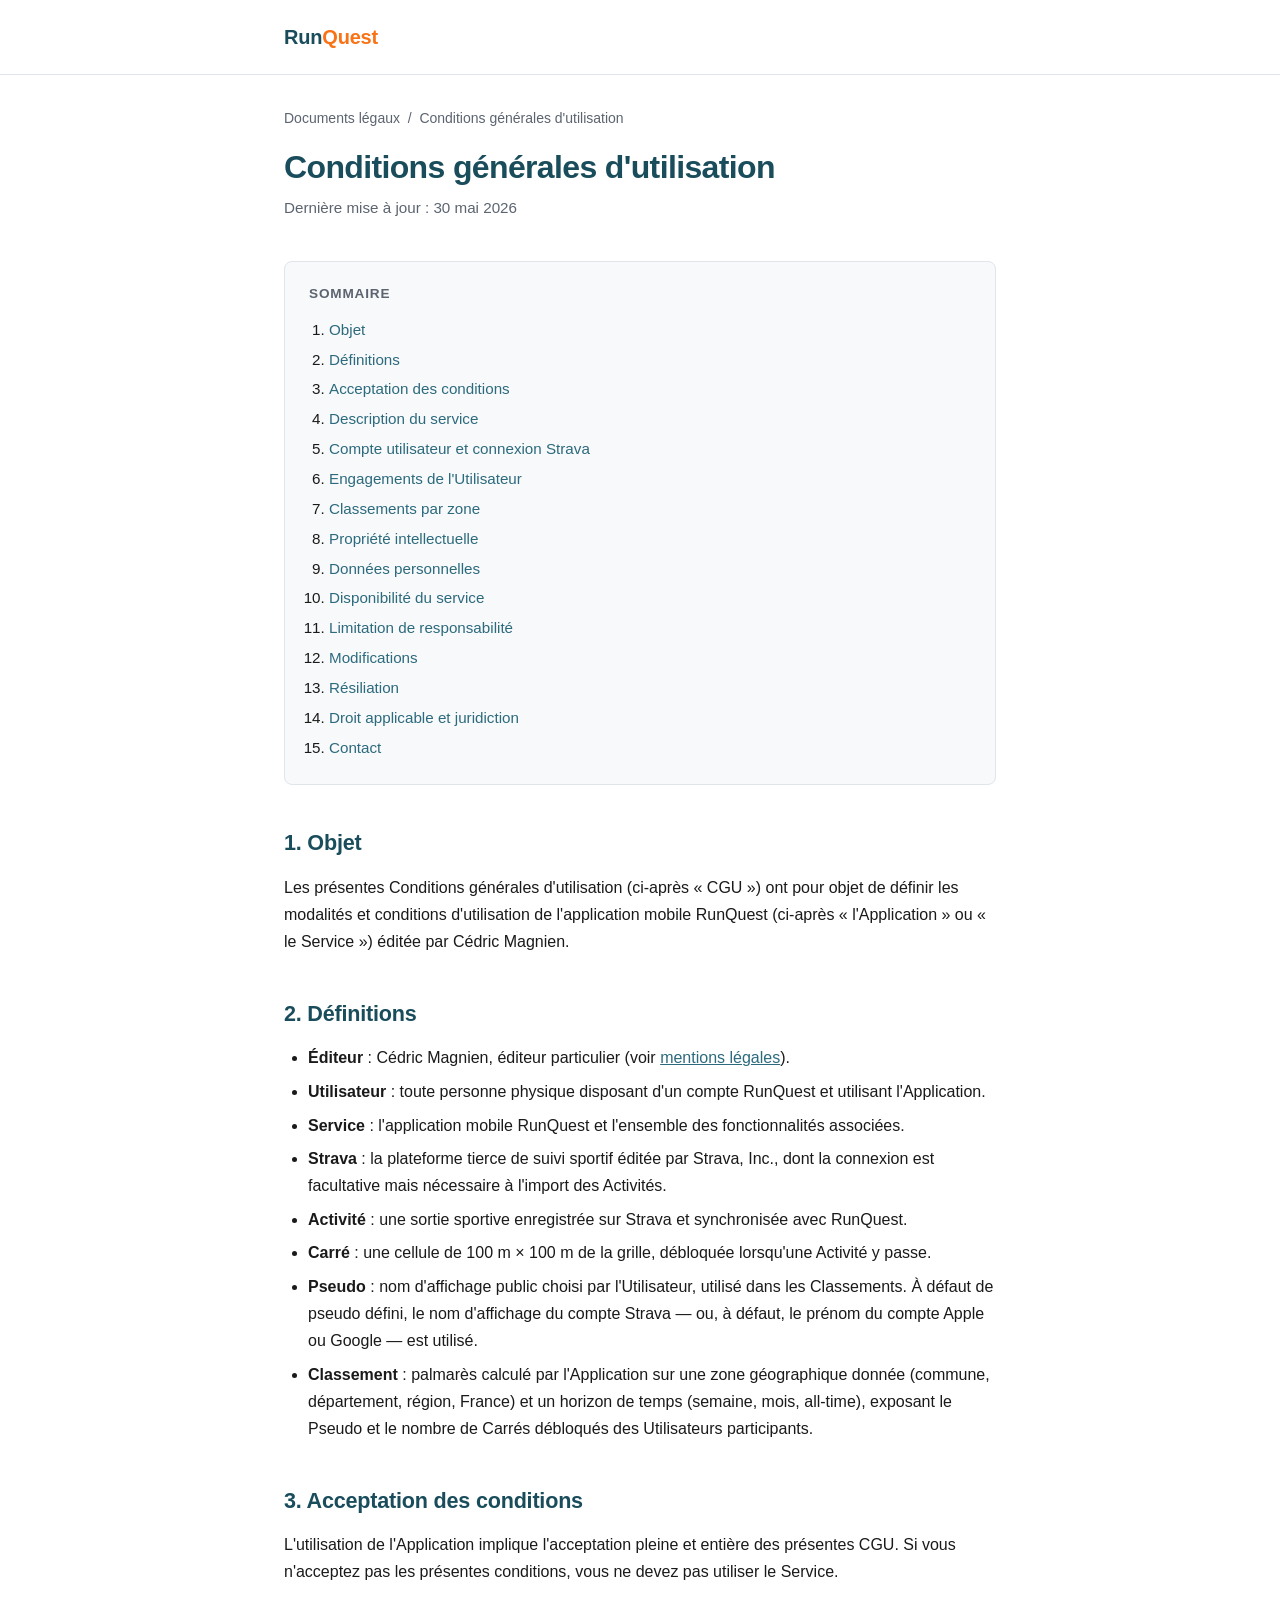
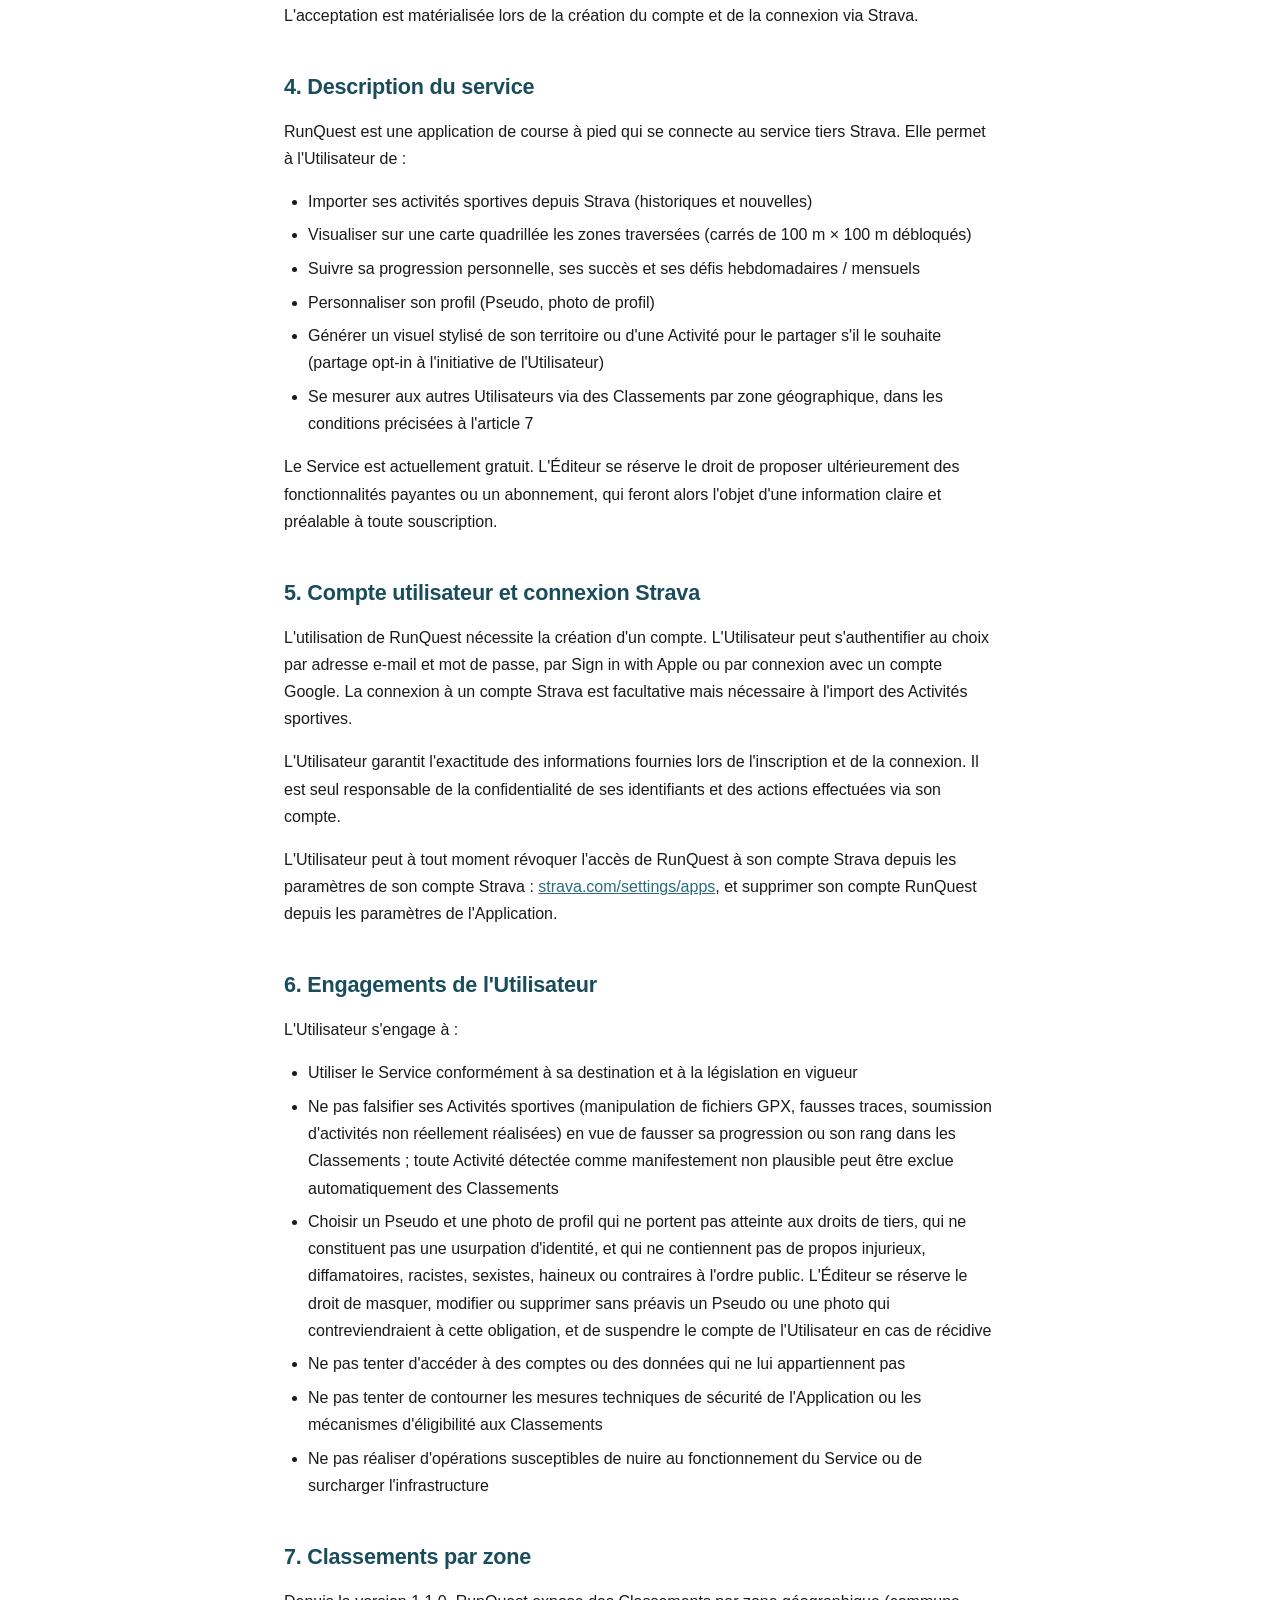
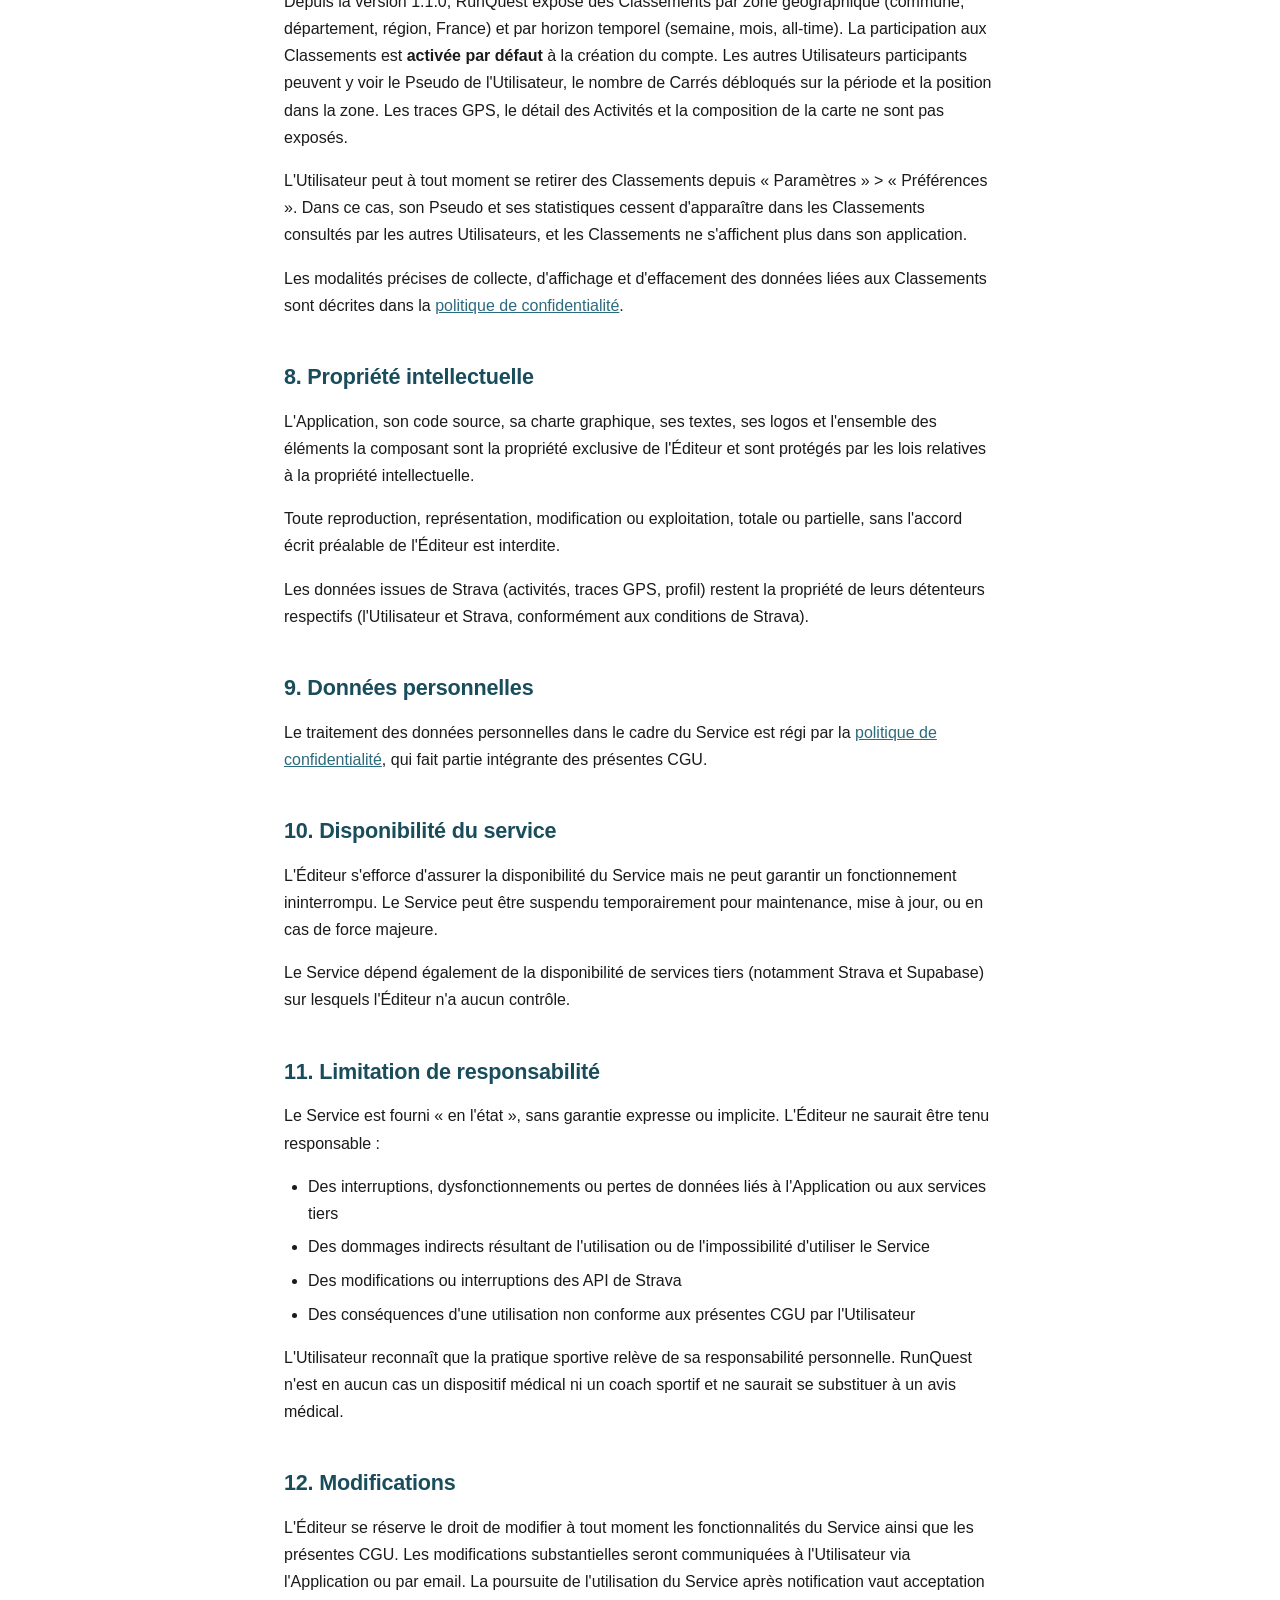
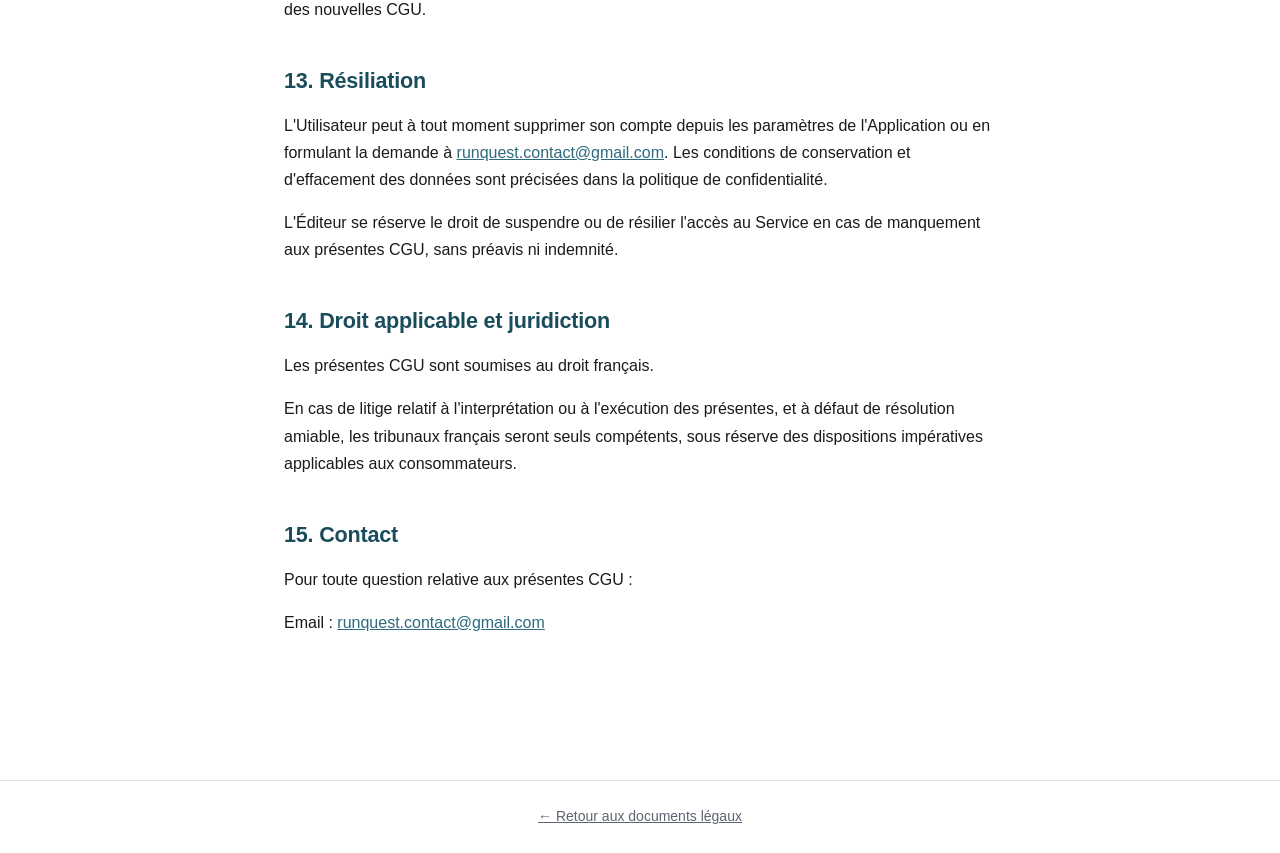
<file: terms.html>
<!DOCTYPE html>
<html lang="fr">
<head>
  <meta charset="UTF-8">
  <meta name="viewport" content="width=device-width, initial-scale=1.0">
  <title>Conditions générales d'utilisation — RunQuest</title>
  <meta name="description" content="Conditions générales d'utilisation de l'application RunQuest.">
  <link rel="stylesheet" href="style.css">
</head>
<body>
  <header class="site-header">
    <div class="container">
      <a href="./" class="logo">Run<span>Quest</span></a>
    </div>
  </header>
  <main class="container">
    <nav class="breadcrumb"><a href="./">Documents légaux</a> &nbsp;/&nbsp; Conditions générales d'utilisation</nav>
    <h1>Conditions générales d'utilisation</h1>
    <p class="subtitle">Dernière mise à jour : 30 mai 2026</p>

    <section class="toc">
      <h2>Sommaire</h2>
      <ol>
        <li><a href="#objet">Objet</a></li>
        <li><a href="#definitions">Définitions</a></li>
        <li><a href="#acceptation">Acceptation des conditions</a></li>
        <li><a href="#service">Description du service</a></li>
        <li><a href="#compte">Compte utilisateur et connexion Strava</a></li>
        <li><a href="#engagements">Engagements de l'Utilisateur</a></li>
        <li><a href="#classements">Classements par zone</a></li>
        <li><a href="#propriete">Propriété intellectuelle</a></li>
        <li><a href="#donnees">Données personnelles</a></li>
        <li><a href="#disponibilite">Disponibilité du service</a></li>
        <li><a href="#responsabilite">Limitation de responsabilité</a></li>
        <li><a href="#modifications">Modifications</a></li>
        <li><a href="#resiliation">Résiliation</a></li>
        <li><a href="#droit">Droit applicable et juridiction</a></li>
        <li><a href="#contact">Contact</a></li>
      </ol>
    </section>

    <h2 id="objet">1. Objet</h2>
    <p>Les présentes Conditions générales d'utilisation (ci-après « CGU ») ont pour objet de définir les modalités et conditions d'utilisation de l'application mobile RunQuest (ci-après « l'Application » ou « le Service ») éditée par Cédric Magnien.</p>

    <h2 id="definitions">2. Définitions</h2>
    <ul>
      <li><strong>Éditeur</strong> : Cédric Magnien, éditeur particulier (voir <a href="legal.html">mentions légales</a>).</li>
      <li><strong>Utilisateur</strong> : toute personne physique disposant d'un compte RunQuest et utilisant l'Application.</li>
      <li><strong>Service</strong> : l'application mobile RunQuest et l'ensemble des fonctionnalités associées.</li>
      <li><strong>Strava</strong> : la plateforme tierce de suivi sportif éditée par Strava, Inc., dont la connexion est facultative mais nécessaire à l'import des Activités.</li>
      <li><strong>Activité</strong> : une sortie sportive enregistrée sur Strava et synchronisée avec RunQuest.</li>
      <li><strong>Carré</strong> : une cellule de 100 m × 100 m de la grille, débloquée lorsqu'une Activité y passe.</li>
      <li><strong>Pseudo</strong> : nom d'affichage public choisi par l'Utilisateur, utilisé dans les Classements. À défaut de pseudo défini, le nom d'affichage du compte Strava — ou, à défaut, le prénom du compte Apple ou Google — est utilisé.</li>
      <li><strong>Classement</strong> : palmarès calculé par l'Application sur une zone géographique donnée (commune, département, région, France) et un horizon de temps (semaine, mois, all-time), exposant le Pseudo et le nombre de Carrés débloqués des Utilisateurs participants.</li>
    </ul>

    <h2 id="acceptation">3. Acceptation des conditions</h2>
    <p>L'utilisation de l'Application implique l'acceptation pleine et entière des présentes CGU. Si vous n'acceptez pas les présentes conditions, vous ne devez pas utiliser le Service.</p>
    <p>L'acceptation est matérialisée lors de la création du compte et de la connexion via Strava.</p>

    <h2 id="service">4. Description du service</h2>
    <p>RunQuest est une application de course à pied qui se connecte au service tiers Strava. Elle permet à l'Utilisateur de :</p>
    <ul>
      <li>Importer ses activités sportives depuis Strava (historiques et nouvelles)</li>
      <li>Visualiser sur une carte quadrillée les zones traversées (carrés de 100 m × 100 m débloqués)</li>
      <li>Suivre sa progression personnelle, ses succès et ses défis hebdomadaires / mensuels</li>
      <li>Personnaliser son profil (Pseudo, photo de profil)</li>
      <li>Générer un visuel stylisé de son territoire ou d'une Activité pour le partager s'il le souhaite (partage opt-in à l'initiative de l'Utilisateur)</li>
      <li>Se mesurer aux autres Utilisateurs via des Classements par zone géographique, dans les conditions précisées à l'article 7</li>
    </ul>
    <p>Le Service est actuellement gratuit. L'Éditeur se réserve le droit de proposer ultérieurement des fonctionnalités payantes ou un abonnement, qui feront alors l'objet d'une information claire et préalable à toute souscription.</p>

    <h2 id="compte">5. Compte utilisateur et connexion Strava</h2>
    <p>L'utilisation de RunQuest nécessite la création d'un compte. L'Utilisateur peut s'authentifier au choix par adresse e-mail et mot de passe, par Sign in with Apple ou par connexion avec un compte Google. La connexion à un compte Strava est facultative mais nécessaire à l'import des Activités sportives.</p>
    <p>L'Utilisateur garantit l'exactitude des informations fournies lors de l'inscription et de la connexion. Il est seul responsable de la confidentialité de ses identifiants et des actions effectuées via son compte.</p>
    <p>L'Utilisateur peut à tout moment révoquer l'accès de RunQuest à son compte Strava depuis les paramètres de son compte Strava : <a href="https://www.strava.com/settings/apps" target="_blank" rel="noopener">strava.com/settings/apps</a>, et supprimer son compte RunQuest depuis les paramètres de l'Application.</p>

    <h2 id="engagements">6. Engagements de l'Utilisateur</h2>
    <p>L'Utilisateur s'engage à :</p>
    <ul>
      <li>Utiliser le Service conformément à sa destination et à la législation en vigueur</li>
      <li>Ne pas falsifier ses Activités sportives (manipulation de fichiers GPX, fausses traces, soumission d'activités non réellement réalisées) en vue de fausser sa progression ou son rang dans les Classements ; toute Activité détectée comme manifestement non plausible peut être exclue automatiquement des Classements</li>
      <li>Choisir un Pseudo et une photo de profil qui ne portent pas atteinte aux droits de tiers, qui ne constituent pas une usurpation d'identité, et qui ne contiennent pas de propos injurieux, diffamatoires, racistes, sexistes, haineux ou contraires à l'ordre public. L'Éditeur se réserve le droit de masquer, modifier ou supprimer sans préavis un Pseudo ou une photo qui contreviendraient à cette obligation, et de suspendre le compte de l'Utilisateur en cas de récidive</li>
      <li>Ne pas tenter d'accéder à des comptes ou des données qui ne lui appartiennent pas</li>
      <li>Ne pas tenter de contourner les mesures techniques de sécurité de l'Application ou les mécanismes d'éligibilité aux Classements</li>
      <li>Ne pas réaliser d'opérations susceptibles de nuire au fonctionnement du Service ou de surcharger l'infrastructure</li>
    </ul>

    <h2 id="classements">7. Classements par zone</h2>
    <p>Depuis la version 1.1.0, RunQuest expose des Classements par zone géographique (commune, département, région, France) et par horizon temporel (semaine, mois, all-time). La participation aux Classements est <strong>activée par défaut</strong> à la création du compte. Les autres Utilisateurs participants peuvent y voir le Pseudo de l'Utilisateur, le nombre de Carrés débloqués sur la période et la position dans la zone. Les traces GPS, le détail des Activités et la composition de la carte ne sont pas exposés.</p>
    <p>L'Utilisateur peut à tout moment se retirer des Classements depuis « Paramètres » &gt; « Préférences ». Dans ce cas, son Pseudo et ses statistiques cessent d'apparaître dans les Classements consultés par les autres Utilisateurs, et les Classements ne s'affichent plus dans son application.</p>
    <p>Les modalités précises de collecte, d'affichage et d'effacement des données liées aux Classements sont décrites dans la <a href="privacy.html">politique de confidentialité</a>.</p>

    <h2 id="propriete">8. Propriété intellectuelle</h2>
    <p>L'Application, son code source, sa charte graphique, ses textes, ses logos et l'ensemble des éléments la composant sont la propriété exclusive de l'Éditeur et sont protégés par les lois relatives à la propriété intellectuelle.</p>
    <p>Toute reproduction, représentation, modification ou exploitation, totale ou partielle, sans l'accord écrit préalable de l'Éditeur est interdite.</p>
    <p>Les données issues de Strava (activités, traces GPS, profil) restent la propriété de leurs détenteurs respectifs (l'Utilisateur et Strava, conformément aux conditions de Strava).</p>

    <h2 id="donnees">9. Données personnelles</h2>
    <p>Le traitement des données personnelles dans le cadre du Service est régi par la <a href="privacy.html">politique de confidentialité</a>, qui fait partie intégrante des présentes CGU.</p>

    <h2 id="disponibilite">10. Disponibilité du service</h2>
    <p>L'Éditeur s'efforce d'assurer la disponibilité du Service mais ne peut garantir un fonctionnement ininterrompu. Le Service peut être suspendu temporairement pour maintenance, mise à jour, ou en cas de force majeure.</p>
    <p>Le Service dépend également de la disponibilité de services tiers (notamment Strava et Supabase) sur lesquels l'Éditeur n'a aucun contrôle.</p>

    <h2 id="responsabilite">11. Limitation de responsabilité</h2>
    <p>Le Service est fourni « en l'état », sans garantie expresse ou implicite. L'Éditeur ne saurait être tenu responsable :</p>
    <ul>
      <li>Des interruptions, dysfonctionnements ou pertes de données liés à l'Application ou aux services tiers</li>
      <li>Des dommages indirects résultant de l'utilisation ou de l'impossibilité d'utiliser le Service</li>
      <li>Des modifications ou interruptions des API de Strava</li>
      <li>Des conséquences d'une utilisation non conforme aux présentes CGU par l'Utilisateur</li>
    </ul>
    <p>L'Utilisateur reconnaît que la pratique sportive relève de sa responsabilité personnelle. RunQuest n'est en aucun cas un dispositif médical ni un coach sportif et ne saurait se substituer à un avis médical.</p>

    <h2 id="modifications">12. Modifications</h2>
    <p>L'Éditeur se réserve le droit de modifier à tout moment les fonctionnalités du Service ainsi que les présentes CGU. Les modifications substantielles seront communiquées à l'Utilisateur via l'Application ou par email. La poursuite de l'utilisation du Service après notification vaut acceptation des nouvelles CGU.</p>

    <h2 id="resiliation">13. Résiliation</h2>
    <p>L'Utilisateur peut à tout moment supprimer son compte depuis les paramètres de l'Application ou en formulant la demande à <a href="mailto:runquest.contact@gmail.com">runquest.contact@gmail.com</a>. Les conditions de conservation et d'effacement des données sont précisées dans la politique de confidentialité.</p>
    <p>L'Éditeur se réserve le droit de suspendre ou de résilier l'accès au Service en cas de manquement aux présentes CGU, sans préavis ni indemnité.</p>

    <h2 id="droit">14. Droit applicable et juridiction</h2>
    <p>Les présentes CGU sont soumises au droit français.</p>
    <p>En cas de litige relatif à l'interprétation ou à l'exécution des présentes, et à défaut de résolution amiable, les tribunaux français seront seuls compétents, sous réserve des dispositions impératives applicables aux consommateurs.</p>

    <h2 id="contact">15. Contact</h2>
    <p>Pour toute question relative aux présentes CGU :</p>
    <p>Email : <a href="mailto:runquest.contact@gmail.com">runquest.contact@gmail.com</a></p>
  </main>
  <footer>
    <div class="container">
      <a href="./">← Retour aux documents légaux</a>
    </div>
  </footer>
</body>
</html>
</file>
<file: style.css>
:root {
  --primary: #1a4d5c;
  --primary-light: #2c6a7d;
  --accent: #f97316;
  --accent-soft: #fff4e6;
  --bg: #ffffff;
  --bg-soft: #f8f9fa;
  --text: #1a1a1a;
  --text-muted: #5c6470;
  --border: #e1e4e8;
}

* {
  box-sizing: border-box;
  margin: 0;
  padding: 0;
}

html {
  scroll-behavior: smooth;
}

body {
  font-family: -apple-system, BlinkMacSystemFont, "Segoe UI", "Inter", Roboto, Helvetica, Arial, sans-serif;
  font-size: 16px;
  line-height: 1.7;
  color: var(--text);
  background: var(--bg);
  -webkit-font-smoothing: antialiased;
  -moz-osx-font-smoothing: grayscale;
}

.container {
  max-width: 760px;
  margin: 0 auto;
  padding: 2rem 1.5rem 4rem;
}

header.site-header {
  border-bottom: 1px solid var(--border);
  padding: 1.25rem 0;
  background: var(--bg);
}

header.site-header .container {
  padding-top: 0;
  padding-bottom: 0;
}

.logo {
  font-weight: 700;
  font-size: 1.25rem;
  color: var(--primary);
  text-decoration: none;
  letter-spacing: -0.01em;
}

.logo span {
  color: var(--accent);
}

nav.breadcrumb {
  font-size: 0.875rem;
  color: var(--text-muted);
  margin-bottom: 1rem;
}

nav.breadcrumb a {
  color: var(--text-muted);
  text-decoration: none;
}

nav.breadcrumb a:hover {
  color: var(--primary);
  text-decoration: underline;
}

h1 {
  font-size: 2rem;
  margin-bottom: 0.5rem;
  color: var(--primary);
  letter-spacing: -0.02em;
  line-height: 1.25;
}

.subtitle {
  color: var(--text-muted);
  font-size: 0.95rem;
  margin-bottom: 2.5rem;
}

h2 {
  font-size: 1.35rem;
  margin-top: 2.5rem;
  margin-bottom: 0.75rem;
  color: var(--primary);
  letter-spacing: -0.01em;
}

h3 {
  font-size: 1.05rem;
  margin-top: 1.5rem;
  margin-bottom: 0.5rem;
  color: var(--text);
  font-weight: 600;
}

p, ul, ol {
  margin-bottom: 1rem;
}

ul, ol {
  padding-left: 1.5rem;
}

li {
  margin-bottom: 0.4rem;
}

a {
  color: var(--primary-light);
}

a:hover {
  color: var(--primary);
}

.toc {
  background: var(--bg-soft);
  border: 1px solid var(--border);
  border-radius: 8px;
  padding: 1.25rem 1.5rem;
  margin-bottom: 2.5rem;
}

.toc h2 {
  font-size: 0.85rem;
  text-transform: uppercase;
  letter-spacing: 0.06em;
  margin: 0 0 0.75rem 0;
  color: var(--text-muted);
}

.toc ol {
  margin: 0;
  padding-left: 1.25rem;
  font-size: 0.95rem;
}

.toc li {
  margin-bottom: 0.25rem;
}

.toc a {
  text-decoration: none;
}

.toc a:hover {
  text-decoration: underline;
}

.callout {
  background: var(--accent-soft);
  border-left: 4px solid var(--accent);
  padding: 1rem 1.25rem;
  margin: 1.5rem 0;
  border-radius: 4px;
}

.callout p {
  margin-bottom: 0.5rem;
}

.callout p:last-child {
  margin-bottom: 0;
}

.docs-list {
  display: grid;
  gap: 1rem;
  margin-top: 2rem;
}

.doc-card {
  display: block;
  border: 1px solid var(--border);
  border-radius: 8px;
  padding: 1.25rem 1.5rem;
  text-decoration: none;
  color: inherit;
  transition: border-color 0.15s, transform 0.15s, box-shadow 0.15s;
}

.doc-card:hover {
  border-color: var(--primary-light);
  transform: translateY(-1px);
  box-shadow: 0 4px 12px rgba(26, 77, 92, 0.08);
}

.doc-card h3 {
  margin: 0 0 0.25rem 0;
  color: var(--primary);
}

.doc-card p {
  margin: 0;
  color: var(--text-muted);
  font-size: 0.95rem;
}

footer {
  border-top: 1px solid var(--border);
  margin-top: 4rem;
  padding-top: 1.5rem;
  padding-bottom: 1.5rem;
  font-size: 0.875rem;
  color: var(--text-muted);
  text-align: center;
}

footer a {
  color: var(--text-muted);
  text-decoration: underline;
}

footer .container {
  padding-top: 0;
  padding-bottom: 0;
}

table {
  width: 100%;
  border-collapse: collapse;
  margin: 1rem 0;
  font-size: 0.95rem;
}

table th,
table td {
  text-align: left;
  padding: 0.6rem 0.8rem;
  border: 1px solid var(--border);
  vertical-align: top;
}

table th {
  background: var(--bg-soft);
  font-weight: 600;
  color: var(--primary);
}

strong {
  color: var(--text);
}

@media (max-width: 600px) {
  body { font-size: 15px; }
  h1 { font-size: 1.6rem; }
  h2 { font-size: 1.2rem; }
  .container { padding: 1.5rem 1.25rem 3rem; }
}
</file>
